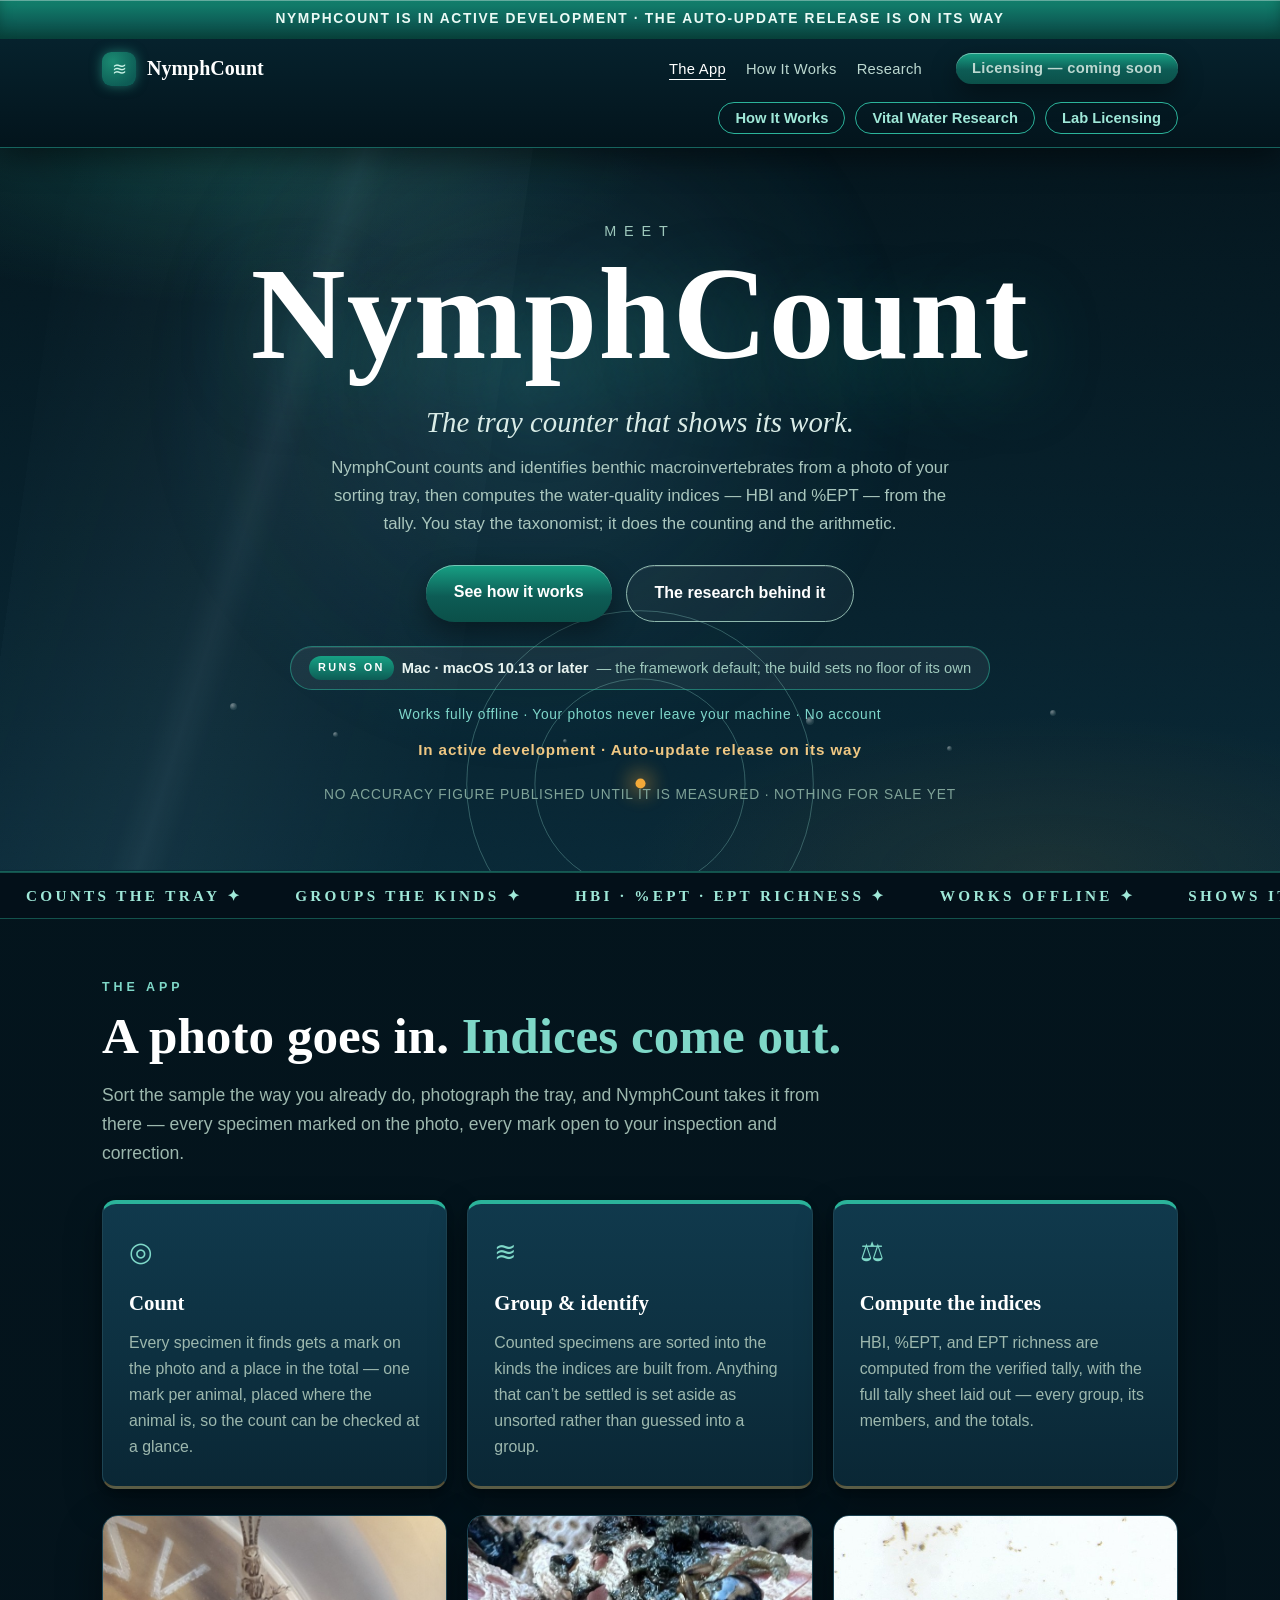
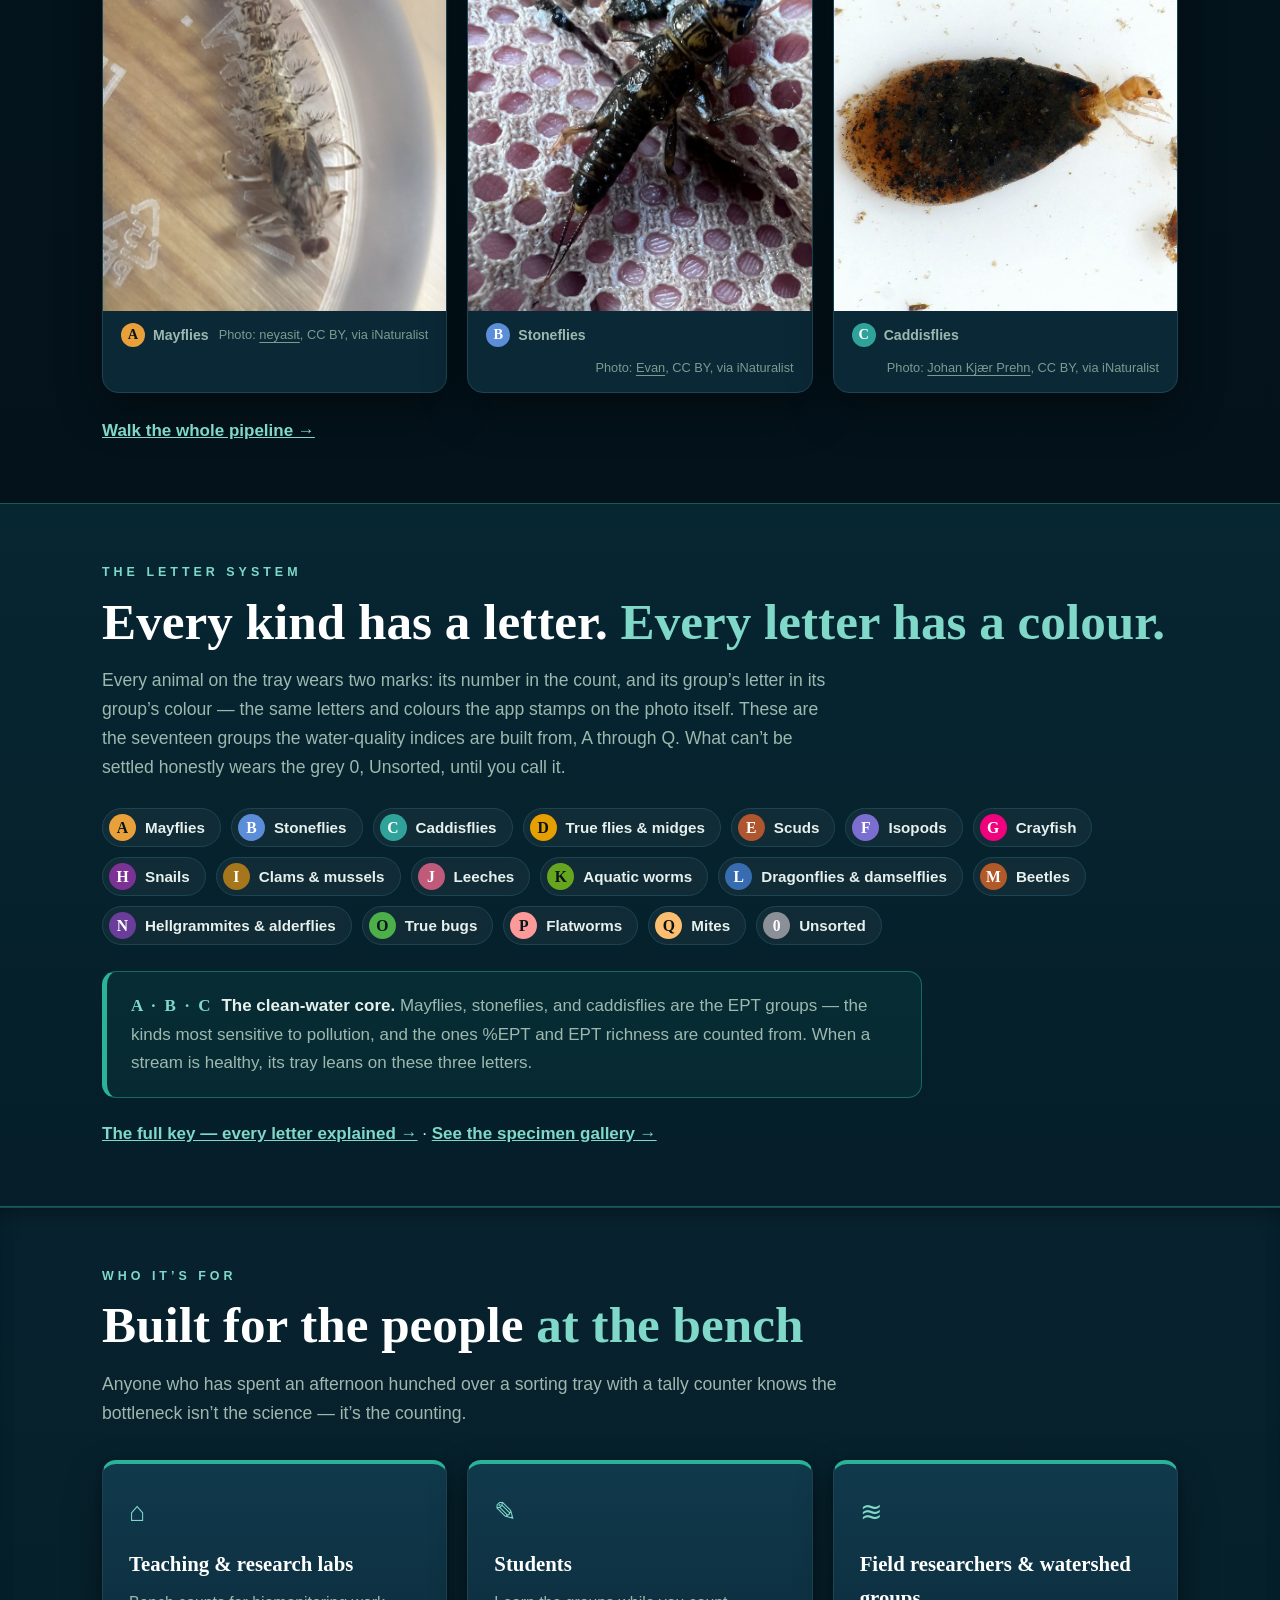
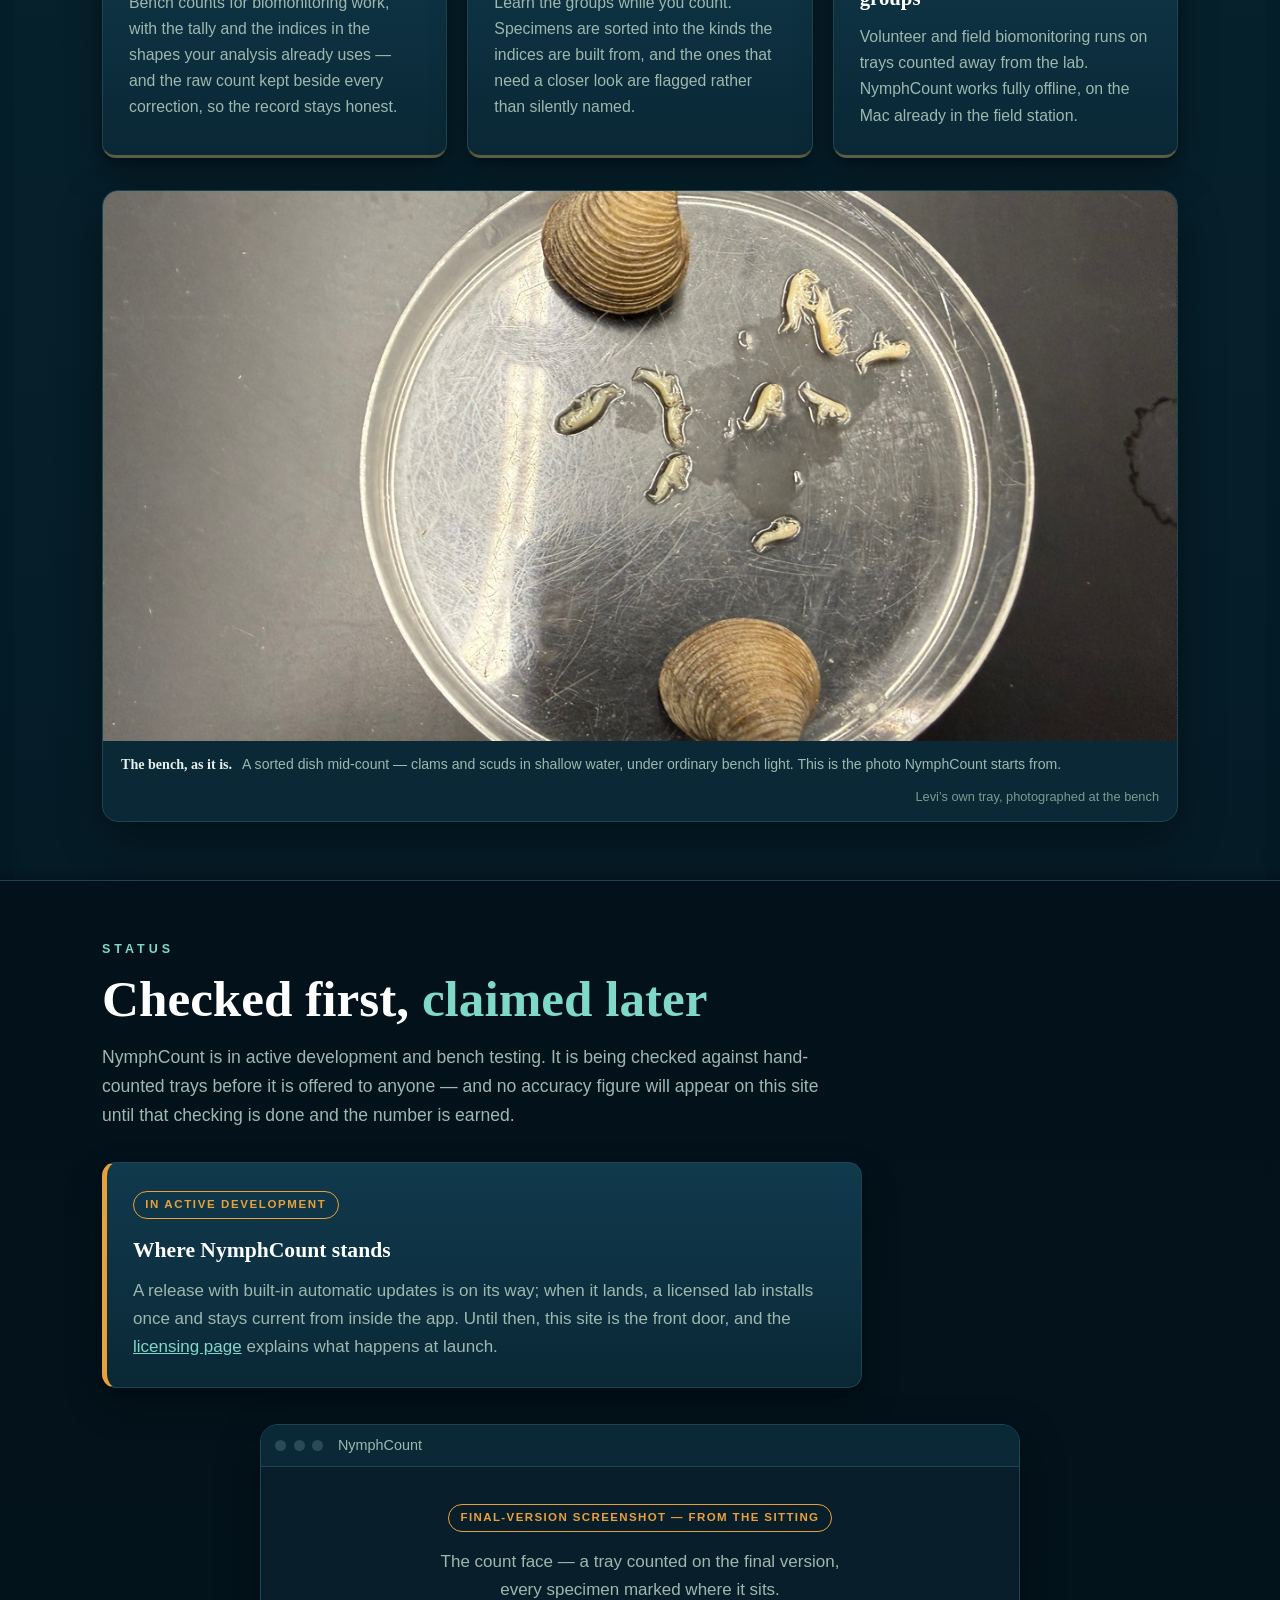
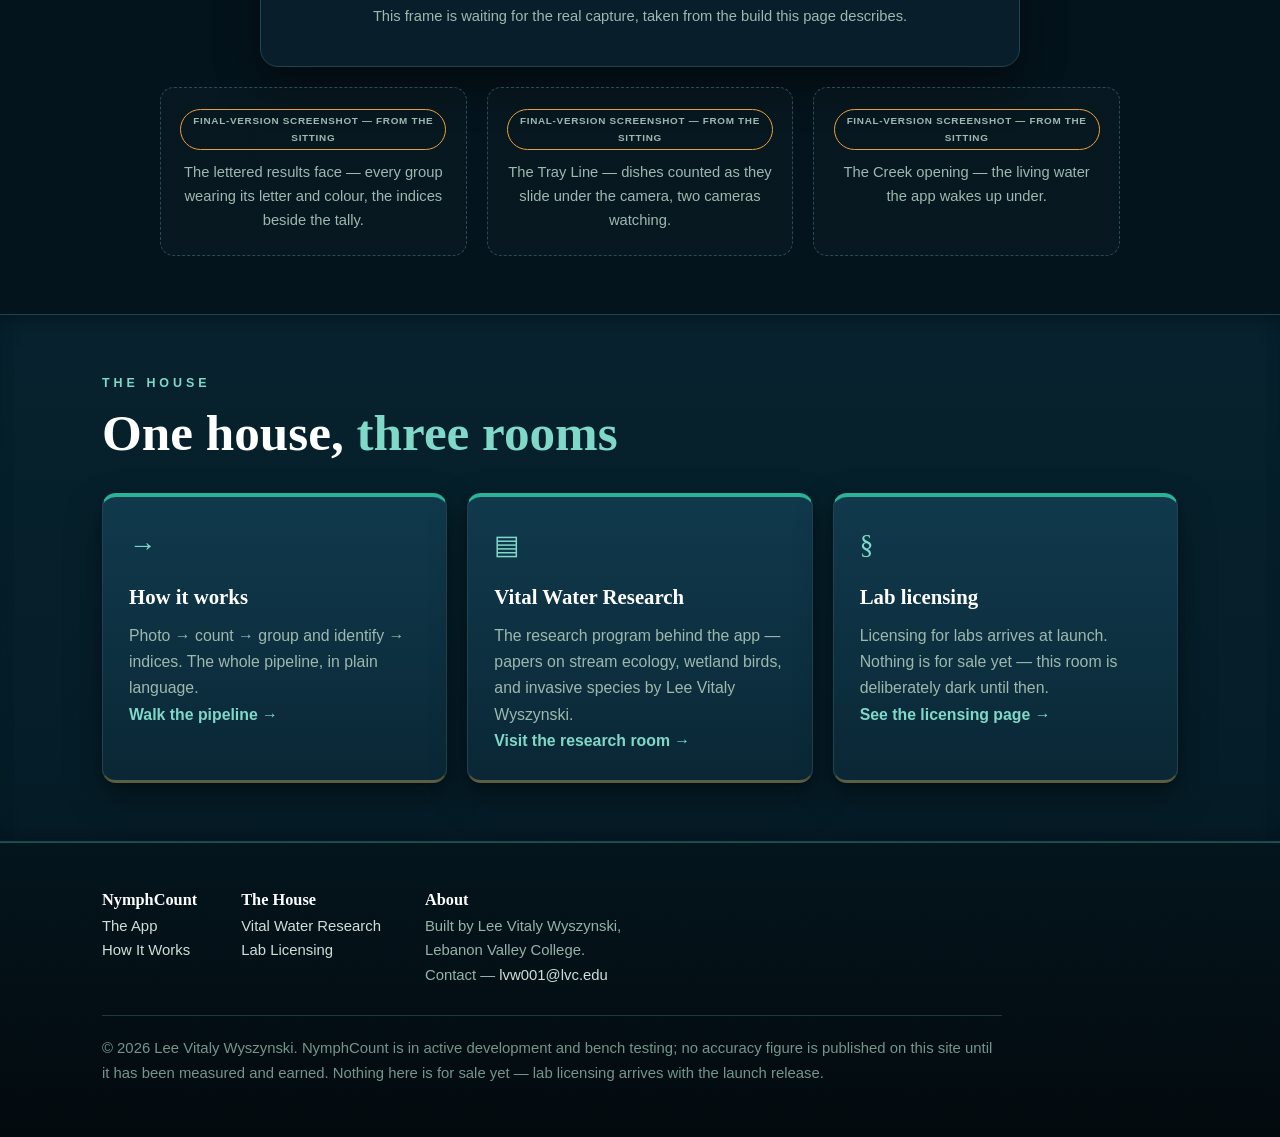
<file: index.html>
<!DOCTYPE html>
<html lang="en">
<head>
<meta charset="utf-8">
<meta name="viewport" content="width=device-width, initial-scale=1">
<title>NymphCount — the tray counter that shows its work</title>
<meta name="description" content="NymphCount counts and identifies benthic macroinvertebrates from a photo of your sorting tray, and computes HBI and %EPT from the tally. A Mac app for labs, students, and field researchers — in active development.">
<link rel="icon" type="image/png" sizes="64x64" href="favicon.png">
<link rel="icon" type="image/png" sizes="32x32" href="favicon-32.png">
<link rel="apple-touch-icon" href="apple-touch-icon.png">
<link rel="stylesheet" href="styles.css">
</head>
<body>
<div class="strip">NymphCount is in active development · The auto-update release is on its way</div>
<header class="site"><div class="wrap">
  <a class="brand" href="index.html"><span class="mark" aria-hidden="true">≋</span><b>NymphCount</b></a>
  <nav class="main">
    <a href="index.html" aria-current="page">The App</a>
    <a href="how-it-works.html">How It Works</a>
    <a href="research.html">Research</a>
    <a class="btn navcta" href="licensing.html">Licensing — coming soon</a>
  </nav>
  <nav class="shelf" aria-label="The rooms of this house"><a class="btn navthemes" href="how-it-works.html">How It Works</a><a class="btn navthemes" href="research.html">Vital Water Research</a><a class="btn navthemes" href="licensing.html">Lab Licensing</a></nav>
</div></header>

<div class="hero">
  <!-- The living creek — the same scene that opens the app. Rings,
       bubbles and drifting light, drawn in CSS; under Reduce Motion
       it rests as the still frame below. -->
  <div class="creek" aria-hidden="true">
    <div class="creek-light"></div>
    <div class="creek-shimmer"></div>
    <div class="creek-heart"></div>
    <span class="ripple" style="width:340px;height:340px"></span>
    <span class="ripple r2" style="width:340px;height:340px"></span>
    <span class="ripple r3" style="width:340px;height:340px"></span>
    <span class="ripple r4" style="width:340px;height:340px"></span>
    <span class="ripple r5" style="width:560px;height:560px"></span>
    <span class="ripple r6" style="width:560px;height:560px"></span>
    <span class="ripple r7" style="width:560px;height:560px"></span>
    <span class="ripple r8" style="width:560px;height:560px"></span>
    <span class="bubble" style="left:18%;top:88%;width:7px;height:7px"></span>
    <span class="bubble" style="left:26%;top:92%;width:5px;height:5px;animation-delay:-3s"></span>
    <span class="bubble" style="left:63%;top:90%;width:8px;height:8px;animation-delay:-5.5s"></span>
    <span class="bubble" style="left:74%;top:94%;width:5px;height:5px;animation-delay:-1.8s"></span>
    <span class="bubble" style="left:82%;top:89%;width:6px;height:6px;animation-delay:-7.2s"></span>
    <span class="bubble" style="left:44%;top:93%;width:4px;height:4px;animation-delay:-4.4s"></span>
  </div>
  <div class="wrap">
  <p class="over">Meet</p>
  <h1 class="giant">NymphCount</h1>
  <p class="tag">The tray counter that shows its work.</p>
  <p class="sub">NymphCount counts and identifies benthic macroinvertebrates from a photo of your sorting tray, then computes the water-quality indices — HBI and %EPT — from the tally. You stay the taxonomist; it does the counting and the arithmetic.</p>
  <div class="row">
    <a class="btn" href="how-it-works.html">See how it works</a>
    <a class="btn ghost" href="research.html">The research behind it</a>
  </div>
  <p class="req-badge"><span class="req-badge-label">Runs on</span> Mac · macOS 10.13 or later <span class="req-badge-note">— the framework default; the build sets no floor of its own</span></p>
  <p class="trust-line">Works fully offline · Your photos never leave your machine · No account</p>
  <p class="status-line">In active development · Auto-update release on its way</p>
  <p class="fine">NO ACCURACY FIGURE PUBLISHED UNTIL IT IS MEASURED · NOTHING FOR SALE YET</p>
  </div>
</div>

<div class="band" aria-hidden="true"><div class="band-track">
  <span>Counts the tray ✦</span><span>Groups the kinds ✦</span><span>HBI · %EPT · EPT richness ✦</span><span>Works offline ✦</span><span>Shows its work ✦</span><span>You stay the taxonomist ✦</span>
  <span>Counts the tray ✦</span><span>Groups the kinds ✦</span><span>HBI · %EPT · EPT richness ✦</span><span>Works offline ✦</span><span>Shows its work ✦</span><span>You stay the taxonomist ✦</span>
</div></div>

<section><div class="wrap">
  <p class="kicker">The App</p>
  <h2>A photo goes in. <span class="k">Indices come out.</span></h2>
  <p class="lede">Sort the sample the way you already do, photograph the tray, and NymphCount takes it from there — every specimen marked on the photo, every mark open to your inspection and correction.</p>
  <div class="grid">
    <div class="card"><span class="ic">◎</span><h3>Count</h3><p>Every specimen it finds gets a mark on the photo and a place in the total — one mark per animal, placed where the animal is, so the count can be checked at a glance.</p></div>
    <div class="card"><span class="ic">≋</span><h3>Group &amp; identify</h3><p>Counted specimens are sorted into the kinds the indices are built from. Anything that can&rsquo;t be settled is set aside as unsorted rather than guessed into a group.</p></div>
    <div class="card"><span class="ic">⚖</span><h3>Compute the indices</h3><p>HBI, %EPT, and EPT richness are computed from the verified tally, with the full tally sheet laid out — every group, its members, and the totals.</p></div>
  </div>

  <div class="specimens">
    <figure class="photo-fig">
      <img src="assets/mayfly-nymph.jpg" alt="A mayfly nymph in a dish, its feathery gills and three tails visible" loading="lazy">
      <figcaption><span class="spec-tag"><span class="badge A">A</span>Mayflies</span><span class="credit">Photo: <a href="https://www.inaturalist.org/observations/301707481">neyasit</a>, CC BY, via iNaturalist</span></figcaption>
    </figure>
    <figure class="photo-fig">
      <img src="assets/stonefly-nymph.jpg" alt="A stonefly nymph, wet from the creek, resting on a sampling net" loading="lazy">
      <figcaption><span class="spec-tag"><span class="badge B">B</span>Stoneflies</span><span class="credit">Photo: <a href="https://www.inaturalist.org/observations/405661702">Evan</a>, CC BY, via iNaturalist</span></figcaption>
    </figure>
    <figure class="photo-fig">
      <img src="assets/caddis-larva.jpg" alt="A caddisfly larva half out of the case it built" loading="lazy">
      <figcaption><span class="spec-tag"><span class="badge C">C</span>Caddisflies</span><span class="credit">Photo: <a href="https://www.inaturalist.org/observations/150243075">Johan Kjær Prehn</a>, CC BY, via iNaturalist</span></figcaption>
    </figure>
  </div>

  <p class="links" style="margin-top:24px"><a href="how-it-works.html">Walk the whole pipeline →</a></p>
</div></section>

<section class="letterband"><div class="wrap">
  <p class="kicker">The letter system</p>
  <h2>Every kind has a letter. <span class="k">Every letter has a colour.</span></h2>
  <p class="lede">Every animal on the tray wears two marks: its number in the count, and its group&rsquo;s letter in its group&rsquo;s colour — the same letters and colours the app stamps on the photo itself. These are the seventeen groups the water-quality indices are built from, A through Q. What can&rsquo;t be settled honestly wears the grey 0, Unsorted, until you call it.</p>
  <div class="kind-chips" aria-label="All seventeen groups, by their letters">
    <span class="chip"><span class="badge A">A</span>Mayflies</span>
    <span class="chip"><span class="badge B">B</span>Stoneflies</span>
    <span class="chip"><span class="badge C">C</span>Caddisflies</span>
    <span class="chip"><span class="badge D">D</span>True flies &amp; midges</span>
    <span class="chip"><span class="badge E">E</span>Scuds</span>
    <span class="chip"><span class="badge F">F</span>Isopods</span>
    <span class="chip"><span class="badge G">G</span>Crayfish</span>
    <span class="chip"><span class="badge H">H</span>Snails</span>
    <span class="chip"><span class="badge I">I</span>Clams &amp; mussels</span>
    <span class="chip"><span class="badge J">J</span>Leeches</span>
    <span class="chip"><span class="badge K">K</span>Aquatic worms</span>
    <span class="chip"><span class="badge L">L</span>Dragonflies &amp; damselflies</span>
    <span class="chip"><span class="badge M">M</span>Beetles</span>
    <span class="chip"><span class="badge N">N</span>Hellgrammites &amp; alderflies</span>
    <span class="chip"><span class="badge O">O</span>True bugs</span>
    <span class="chip"><span class="badge P">P</span>Flatworms</span>
    <span class="chip"><span class="badge Q">Q</span>Mites</span>
    <span class="chip"><span class="badge U">0</span>Unsorted</span>
  </div>
  <div class="ept-callout">
    <p><span class="ept-letters">A · B · C</span>&ensp;<b>The clean-water core.</b> Mayflies, stoneflies, and caddisflies are the EPT groups — the kinds most sensitive to pollution, and the ones %EPT and EPT richness are counted from. When a stream is healthy, its tray leans on these three letters.</p>
  </div>
  <p class="links" style="margin-top:22px"><a href="how-it-works.html#letters">The full key — every letter explained →</a> · <a href="how-it-works.html#gallery">See the specimen gallery →</a></p>
</div></section>

<section class="alt"><div class="wrap">
  <p class="kicker">Who it&rsquo;s for</p>
  <h2>Built for the people <span class="k">at the bench</span></h2>
  <p class="lede">Anyone who has spent an afternoon hunched over a sorting tray with a tally counter knows the bottleneck isn&rsquo;t the science — it&rsquo;s the counting.</p>
  <div class="grid">
    <div class="card"><span class="ic">⌂</span><h3>Teaching &amp; research labs</h3><p>Bench counts for biomonitoring work, with the tally and the indices in the shapes your analysis already uses — and the raw count kept beside every correction, so the record stays honest.</p></div>
    <div class="card"><span class="ic">✎</span><h3>Students</h3><p>Learn the groups while you count. Specimens are sorted into the kinds the indices are built from, and the ones that need a closer look are flagged rather than silently named.</p></div>
    <div class="card"><span class="ic">≋</span><h3>Field researchers &amp; watershed groups</h3><p>Volunteer and field biomonitoring runs on trays counted away from the lab. NymphCount works fully offline, on the Mac already in the field station.</p></div>
  </div>
  <figure class="photo-fig wide">
    <img src="assets/bench-tray.jpg" alt="A real sorting dish on the bench: two clams and a scatter of scuds in shallow water">
    <figcaption><b>The bench, as it is.</b> A sorted dish mid-count — clams and scuds in shallow water, under ordinary bench light. This is the photo NymphCount starts from.<span class="credit">Levi&rsquo;s own tray, photographed at the bench</span></figcaption>
  </figure>
</div></section>

<section><div class="wrap">
  <p class="kicker">Status</p>
  <h2>Checked first, <span class="k">claimed later</span></h2>
  <p class="lede">NymphCount is in active development and bench testing. It is being checked against hand-counted trays before it is offered to anyone — and no accuracy figure will appear on this site until that checking is done and the number is earned.</p>
  <div class="status-panel">
    <span class="status-tag">In active development</span>
    <h3>Where NymphCount stands</h3>
    <p>A release with built-in automatic updates is on its way; when it lands, a licensed lab installs once and stays current from inside the app. Until then, this site is the front door, and the <a href="licensing.html">licensing page</a> explains what happens at launch.</p>
  </div>
  <!-- SCREENSHOT SLOTS: empty of imagery until the sitting. Real
       captures from the FINAL version land here — never synthetic,
       never old-version shots. Each slot names the shot it waits for,
       and the section reads complete without them. -->
  <figure class="app-frame" aria-label="Slot waiting for a final-version screenshot of the count face">
    <div class="app-frame-bar"><span></span><span></span><span></span><em>NymphCount</em></div>
    <div class="app-frame-body">
      <p class="slot-tag">Final-version screenshot — from the sitting</p>
      <p class="slot-text">The count face — a tray counted on the final version,<br>every specimen marked where it sits.</p>
      <p class="slot-text small">This frame is waiting for the real capture, taken from the build this page describes.</p>
    </div>
  </figure>
  <div class="slot-grid">
    <div class="mini-slot">
      <p class="slot-tag">Final-version screenshot — from the sitting</p>
      <p>The lettered results face — every group wearing its letter and colour, the indices beside the tally.</p>
    </div>
    <div class="mini-slot">
      <p class="slot-tag">Final-version screenshot — from the sitting</p>
      <p>The Tray Line — dishes counted as they slide under the camera, two cameras watching.</p>
    </div>
    <div class="mini-slot">
      <p class="slot-tag">Final-version screenshot — from the sitting</p>
      <p>The Creek opening — the living water the app wakes up under.</p>
    </div>
  </div>
</div></section>

<section class="alt"><div class="wrap">
  <p class="kicker">The House</p>
  <h2>One house, <span class="k">three rooms</span></h2>
  <div class="grid">
    <div class="card"><span class="ic">→</span><h3>How it works</h3><p>Photo → count → group and identify → indices. The whole pipeline, in plain language.</p><p><a class="more" href="how-it-works.html">Walk the pipeline →</a></p></div>
    <div class="card"><span class="ic">▤</span><h3>Vital Water Research</h3><p>The research program behind the app — papers on stream ecology, wetland birds, and invasive species by Lee Vitaly Wyszynski.</p><p><a class="more" href="research.html">Visit the research room →</a></p></div>
    <div class="card"><span class="ic">§</span><h3>Lab licensing</h3><p>Licensing for labs arrives at launch. Nothing is for sale yet — this room is deliberately dark until then.</p><p><a class="more" href="licensing.html">See the licensing page →</a></p></div>
  </div>
</div></section>

<footer class="site"><div class="wrap">
  <div class="cols">
    <div><b>NymphCount</b><br><a href="index.html">The App</a><br><a href="how-it-works.html">How It Works</a></div>
    <div><b>The House</b><br><a href="research.html">Vital Water Research</a><br><a href="licensing.html">Lab Licensing</a></div>
    <div><b>About</b><br>Built by Lee Vitaly Wyszynski,<br>Lebanon Valley College.<br>Contact — <a class="contact-email" href="#">email</a></div>
  </div>
  <p class="fineprint">© 2026 Lee Vitaly Wyszynski. NymphCount is in active development and bench testing; no accuracy figure is published on this site until it has been measured and earned. Nothing here is for sale yet — lab licensing arrives with the launch release.</p>
</div></footer>
<script src="site-config.js" defer></script>
</body>
</html>
</file>
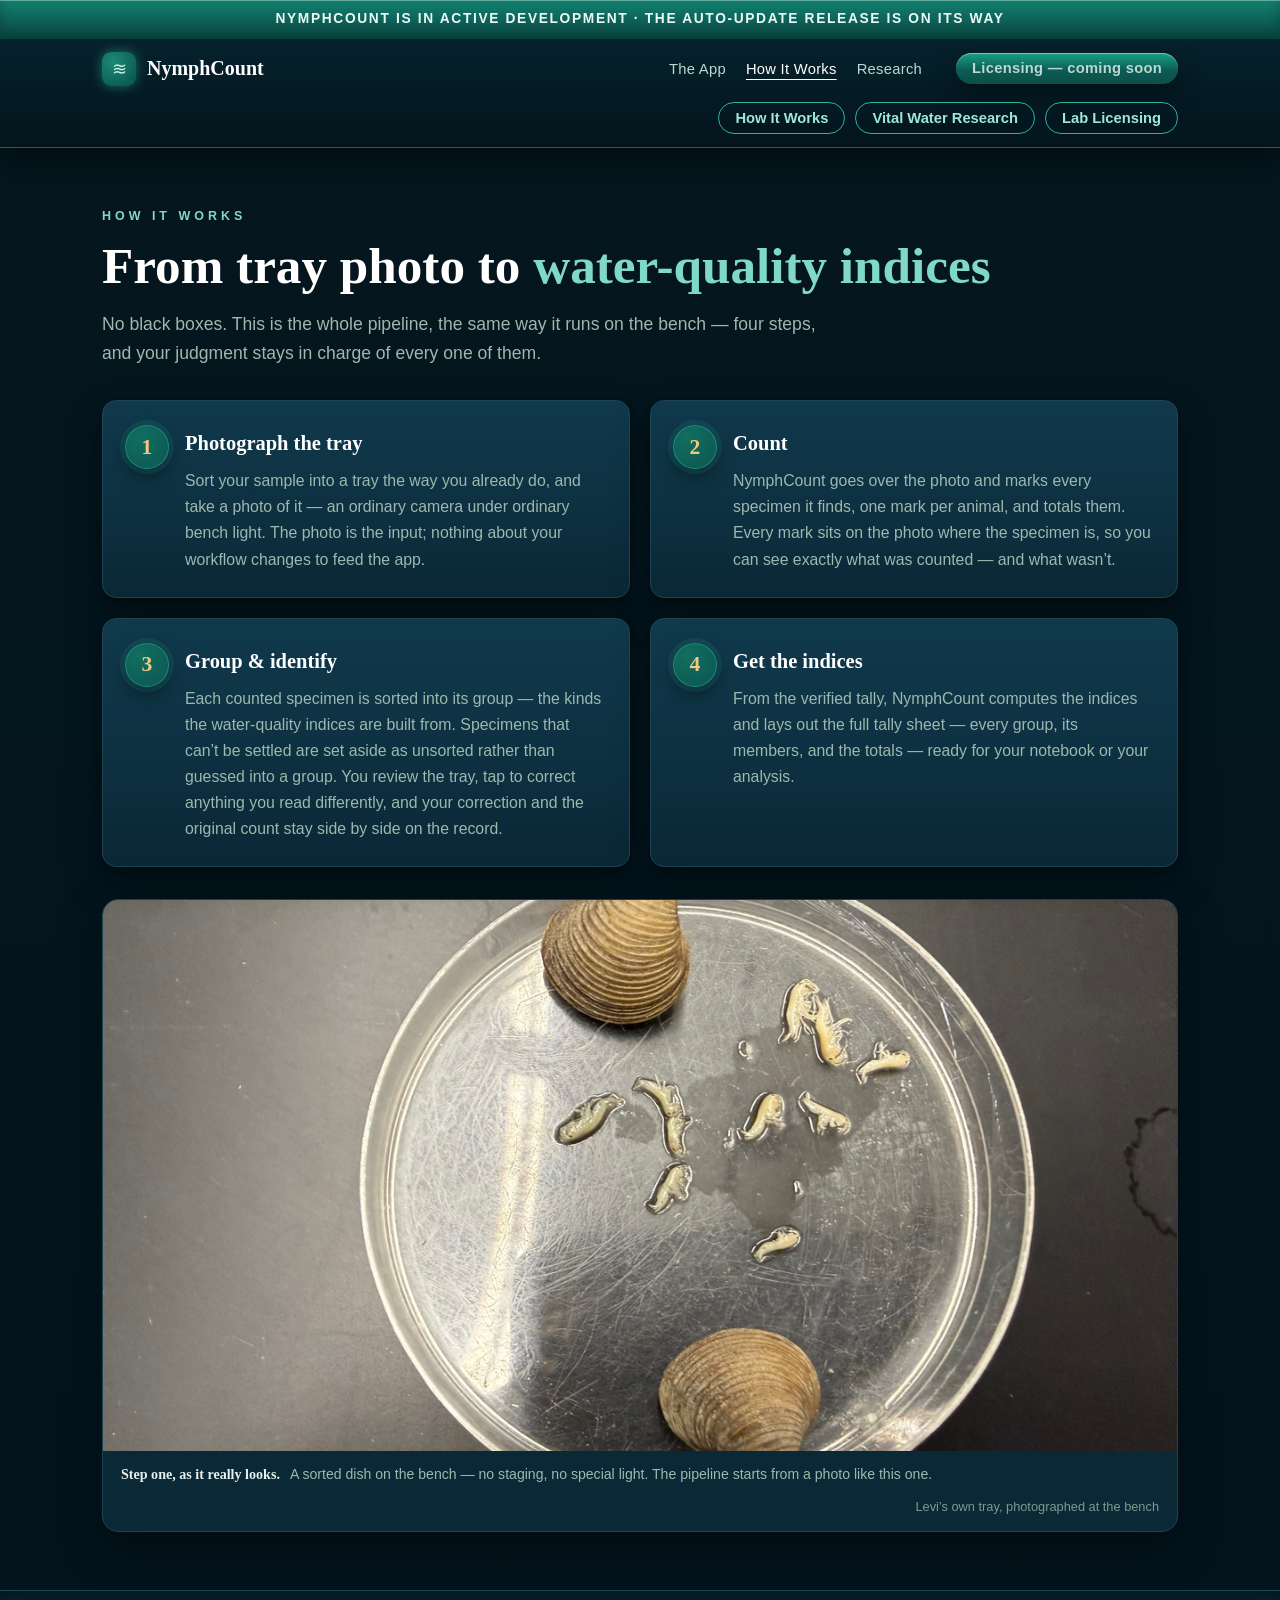
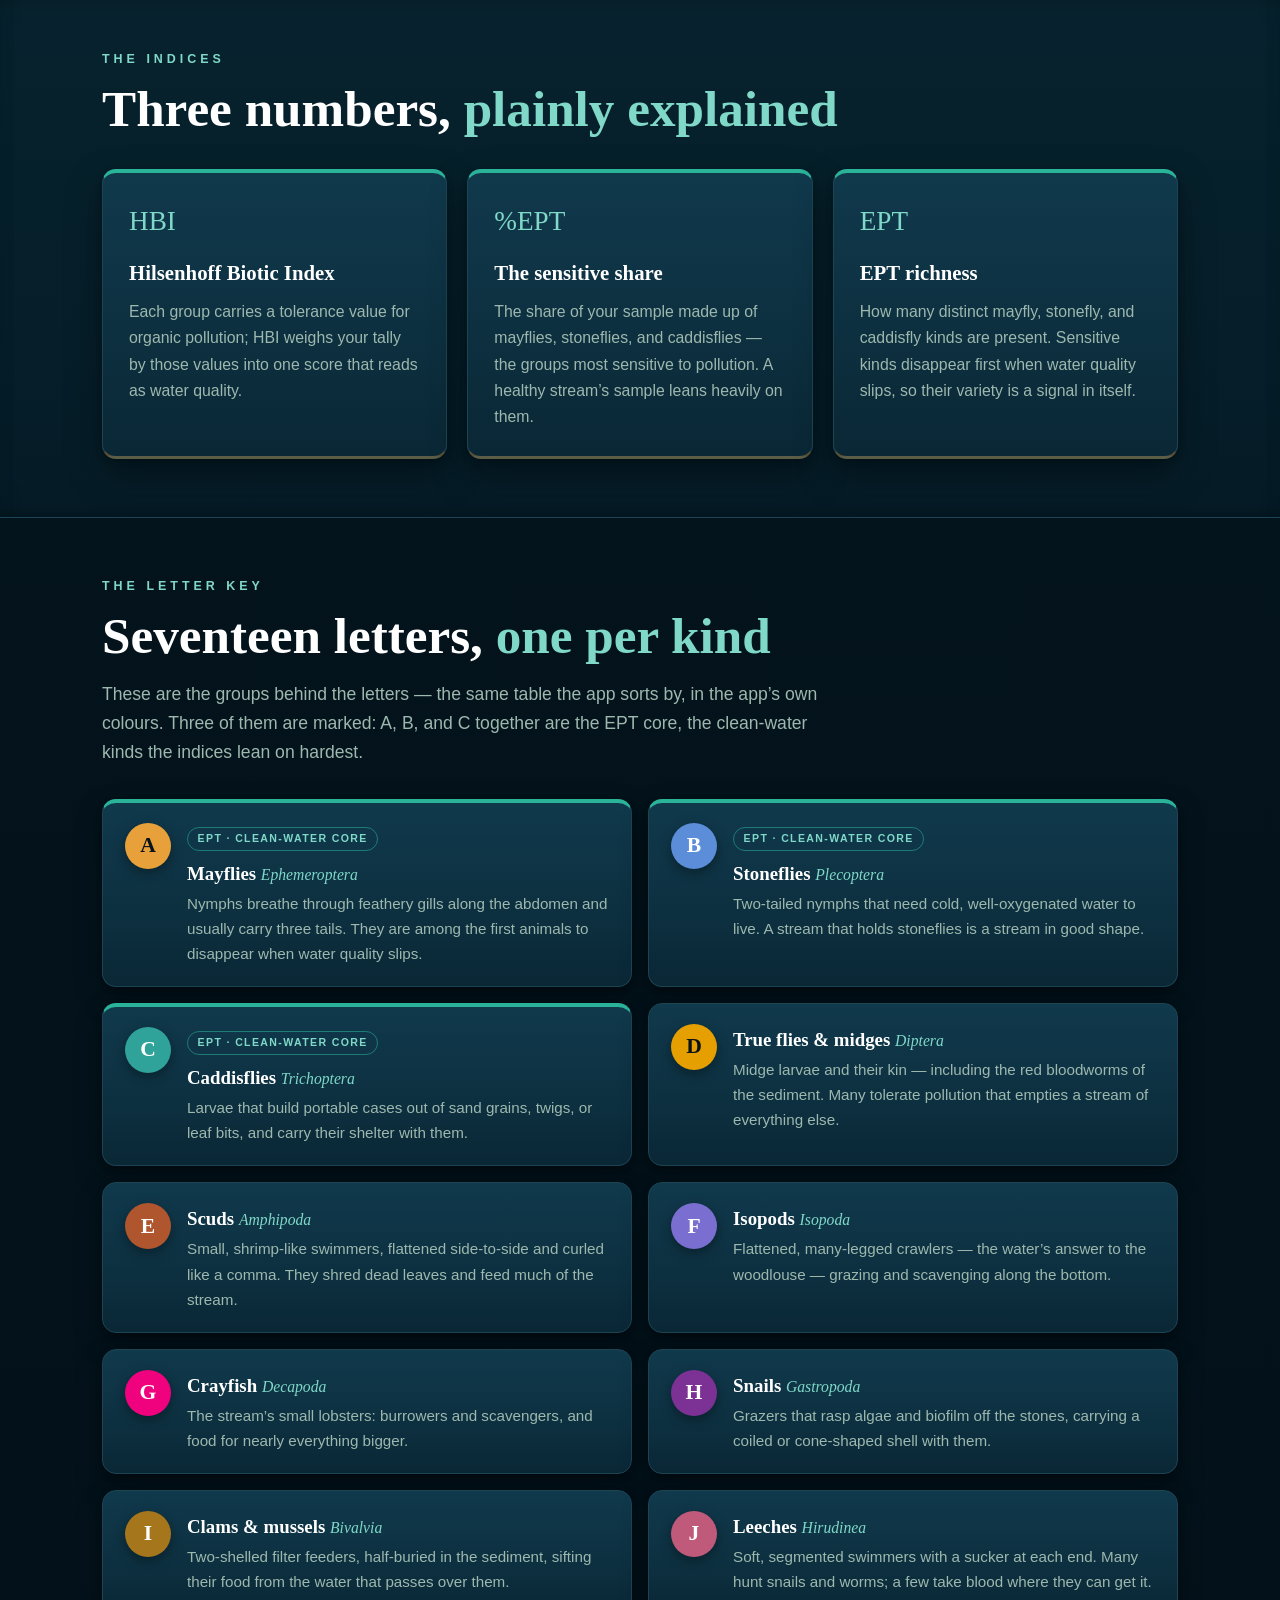
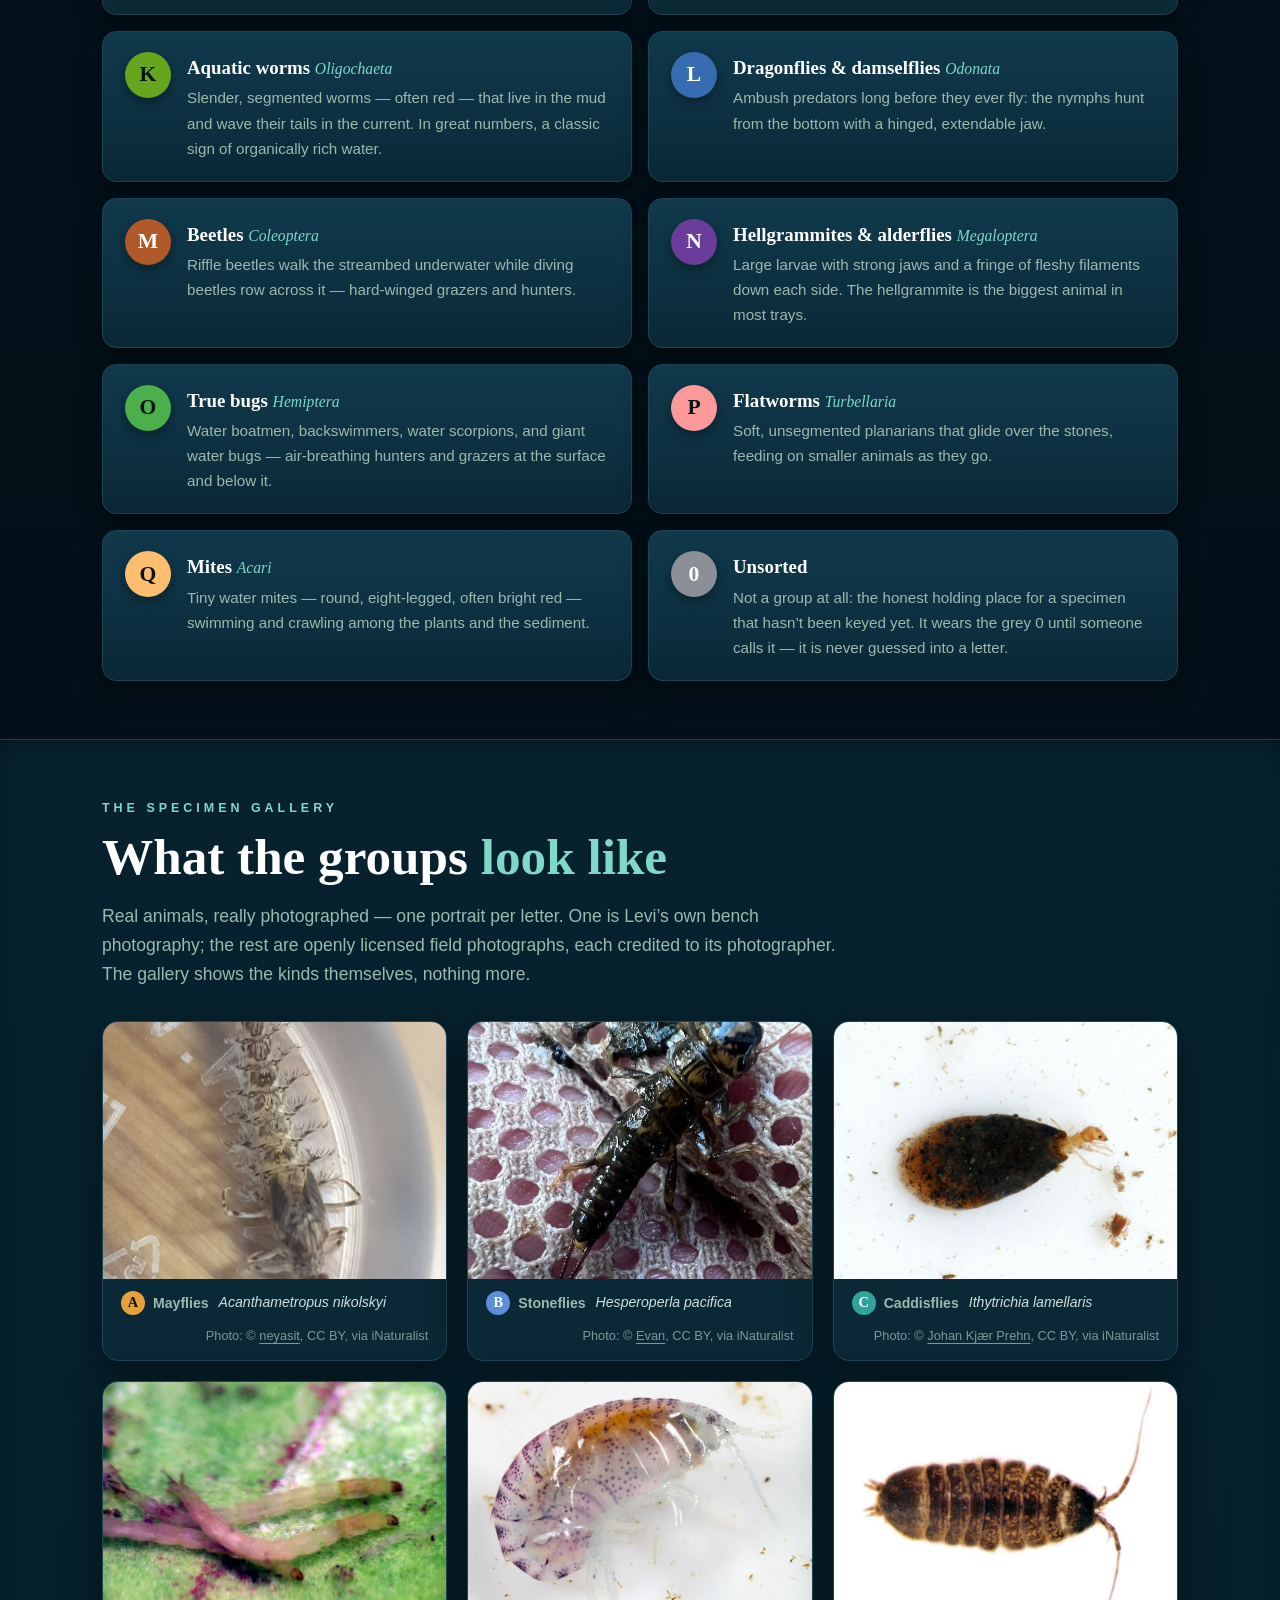
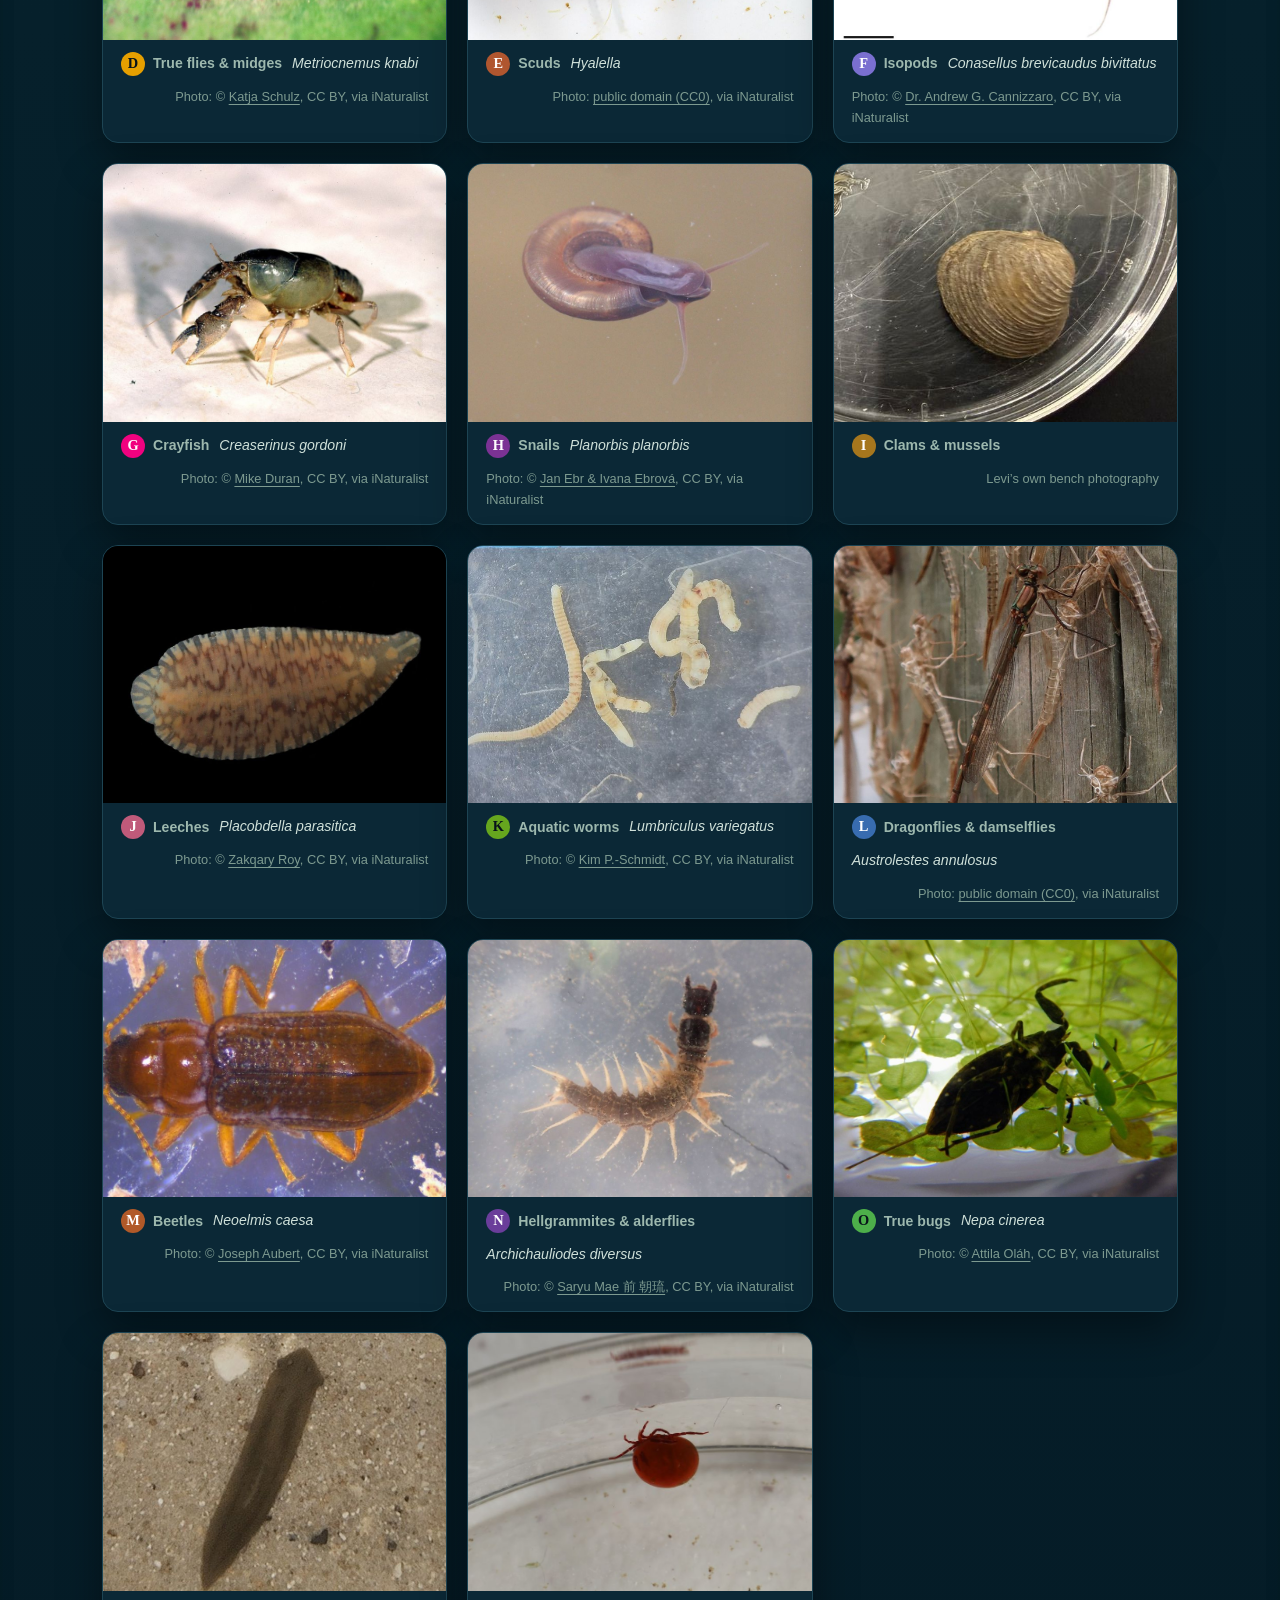
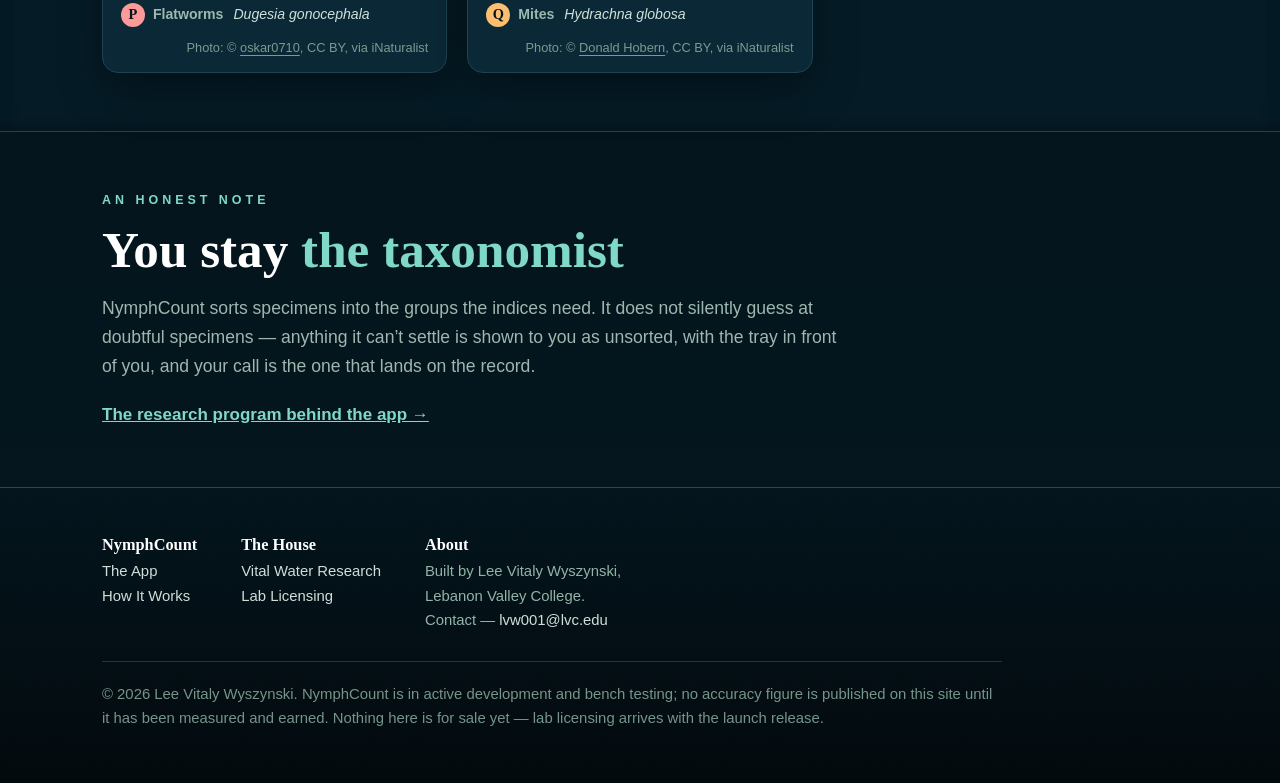
<file: how-it-works.html>
<!DOCTYPE html>
<html lang="en">
<head>
<meta charset="utf-8">
<meta name="viewport" content="width=device-width, initial-scale=1">
<title>How It Works — NymphCount</title>
<meta name="description" content="How NymphCount works: photograph the tray, count the specimens, group and identify them, and compute HBI, %EPT, and EPT richness — in plain language.">
<link rel="icon" type="image/png" sizes="64x64" href="favicon.png">
<link rel="icon" type="image/png" sizes="32x32" href="favicon-32.png">
<link rel="apple-touch-icon" href="apple-touch-icon.png">
<link rel="stylesheet" href="styles.css">
</head>
<body>
<div class="strip">NymphCount is in active development · The auto-update release is on its way</div>
<header class="site"><div class="wrap">
  <a class="brand" href="index.html"><span class="mark" aria-hidden="true">≋</span><b>NymphCount</b></a>
  <nav class="main">
    <a href="index.html">The App</a>
    <a href="how-it-works.html" aria-current="page">How It Works</a>
    <a href="research.html">Research</a>
    <a class="btn navcta" href="licensing.html">Licensing — coming soon</a>
  </nav>
  <nav class="shelf" aria-label="The rooms of this house"><a class="btn navthemes" href="how-it-works.html">How It Works</a><a class="btn navthemes" href="research.html">Vital Water Research</a><a class="btn navthemes" href="licensing.html">Lab Licensing</a></nav>
</div></header>

<section><div class="wrap">
  <p class="kicker">How it works</p>
  <h1 class="page-title">From tray photo to <span class="k">water-quality indices</span></h1>
  <p class="lede">No black boxes. This is the whole pipeline, the same way it runs on the bench — four steps, and your judgment stays in charge of every one of them.</p>
  <div class="steps">
    <div class="step"><span class="num">1</span><h3>Photograph the tray</h3><p>Sort your sample into a tray the way you already do, and take a photo of it — an ordinary camera under ordinary bench light. The photo is the input; nothing about your workflow changes to feed the app.</p></div>
    <div class="step"><span class="num">2</span><h3>Count</h3><p>NymphCount goes over the photo and marks every specimen it finds, one mark per animal, and totals them. Every mark sits on the photo where the specimen is, so you can see exactly what was counted — and what wasn&rsquo;t.</p></div>
    <div class="step"><span class="num">3</span><h3>Group &amp; identify</h3><p>Each counted specimen is sorted into its group — the kinds the water-quality indices are built from. Specimens that can&rsquo;t be settled are set aside as unsorted rather than guessed into a group. You review the tray, tap to correct anything you read differently, and your correction and the original count stay side by side on the record.</p></div>
    <div class="step"><span class="num">4</span><h3>Get the indices</h3><p>From the verified tally, NymphCount computes the indices and lays out the full tally sheet — every group, its members, and the totals — ready for your notebook or your analysis.</p></div>
  </div>
  <figure class="photo-fig wide">
    <img src="assets/bench-tray.jpg" alt="A real sorting dish on the bench: two clams and a scatter of scuds in shallow water" loading="lazy">
    <figcaption><b>Step one, as it really looks.</b> A sorted dish on the bench — no staging, no special light. The pipeline starts from a photo like this one.<span class="credit">Levi&rsquo;s own tray, photographed at the bench</span></figcaption>
  </figure>
</div></section>

<section class="alt"><div class="wrap">
  <p class="kicker">The indices</p>
  <h2>Three numbers, <span class="k">plainly explained</span></h2>
  <div class="grid">
    <div class="card"><span class="ic">HBI</span><h3>Hilsenhoff Biotic Index</h3><p>Each group carries a tolerance value for organic pollution; HBI weighs your tally by those values into one score that reads as water quality.</p></div>
    <div class="card"><span class="ic">%EPT</span><h3>The sensitive share</h3><p>The share of your sample made up of mayflies, stoneflies, and caddisflies — the groups most sensitive to pollution. A healthy stream&rsquo;s sample leans heavily on them.</p></div>
    <div class="card"><span class="ic">EPT</span><h3>EPT richness</h3><p>How many distinct mayfly, stonefly, and caddisfly kinds are present. Sensitive kinds disappear first when water quality slips, so their variety is a signal in itself.</p></div>
  </div>
</div></section>

<section id="letters"><div class="wrap">
  <p class="kicker">The letter key</p>
  <h2>Seventeen letters, <span class="k">one per kind</span></h2>
  <p class="lede">These are the groups behind the letters — the same table the app sorts by, in the app&rsquo;s own colours. Three of them are marked: A, B, and C together are the EPT core, the clean-water kinds the indices lean on hardest.</p>
  <div class="key-grid">
    <div class="key-card ept"><span class="badge A">A</span><div><span class="ept-tag">EPT · clean-water core</span><h3>Mayflies <span class="latin">Ephemeroptera</span></h3><p>Nymphs breathe through feathery gills along the abdomen and usually carry three tails. They are among the first animals to disappear when water quality slips.</p></div></div>
    <div class="key-card ept"><span class="badge B">B</span><div><span class="ept-tag">EPT · clean-water core</span><h3>Stoneflies <span class="latin">Plecoptera</span></h3><p>Two-tailed nymphs that need cold, well-oxygenated water to live. A stream that holds stoneflies is a stream in good shape.</p></div></div>
    <div class="key-card ept"><span class="badge C">C</span><div><span class="ept-tag">EPT · clean-water core</span><h3>Caddisflies <span class="latin">Trichoptera</span></h3><p>Larvae that build portable cases out of sand grains, twigs, or leaf bits, and carry their shelter with them.</p></div></div>
    <div class="key-card"><span class="badge D">D</span><div><h3>True flies &amp; midges <span class="latin">Diptera</span></h3><p>Midge larvae and their kin — including the red bloodworms of the sediment. Many tolerate pollution that empties a stream of everything else.</p></div></div>
    <div class="key-card"><span class="badge E">E</span><div><h3>Scuds <span class="latin">Amphipoda</span></h3><p>Small, shrimp-like swimmers, flattened side-to-side and curled like a comma. They shred dead leaves and feed much of the stream.</p></div></div>
    <div class="key-card"><span class="badge F">F</span><div><h3>Isopods <span class="latin">Isopoda</span></h3><p>Flattened, many-legged crawlers — the water&rsquo;s answer to the woodlouse — grazing and scavenging along the bottom.</p></div></div>
    <div class="key-card"><span class="badge G">G</span><div><h3>Crayfish <span class="latin">Decapoda</span></h3><p>The stream&rsquo;s small lobsters: burrowers and scavengers, and food for nearly everything bigger.</p></div></div>
    <div class="key-card"><span class="badge H">H</span><div><h3>Snails <span class="latin">Gastropoda</span></h3><p>Grazers that rasp algae and biofilm off the stones, carrying a coiled or cone-shaped shell with them.</p></div></div>
    <div class="key-card"><span class="badge I">I</span><div><h3>Clams &amp; mussels <span class="latin">Bivalvia</span></h3><p>Two-shelled filter feeders, half-buried in the sediment, sifting their food from the water that passes over them.</p></div></div>
    <div class="key-card"><span class="badge J">J</span><div><h3>Leeches <span class="latin">Hirudinea</span></h3><p>Soft, segmented swimmers with a sucker at each end. Many hunt snails and worms; a few take blood where they can get it.</p></div></div>
    <div class="key-card"><span class="badge K">K</span><div><h3>Aquatic worms <span class="latin">Oligochaeta</span></h3><p>Slender, segmented worms — often red — that live in the mud and wave their tails in the current. In great numbers, a classic sign of organically rich water.</p></div></div>
    <div class="key-card"><span class="badge L">L</span><div><h3>Dragonflies &amp; damselflies <span class="latin">Odonata</span></h3><p>Ambush predators long before they ever fly: the nymphs hunt from the bottom with a hinged, extendable jaw.</p></div></div>
    <div class="key-card"><span class="badge M">M</span><div><h3>Beetles <span class="latin">Coleoptera</span></h3><p>Riffle beetles walk the streambed underwater while diving beetles row across it — hard-winged grazers and hunters.</p></div></div>
    <div class="key-card"><span class="badge N">N</span><div><h3>Hellgrammites &amp; alderflies <span class="latin">Megaloptera</span></h3><p>Large larvae with strong jaws and a fringe of fleshy filaments down each side. The hellgrammite is the biggest animal in most trays.</p></div></div>
    <div class="key-card"><span class="badge O">O</span><div><h3>True bugs <span class="latin">Hemiptera</span></h3><p>Water boatmen, backswimmers, water scorpions, and giant water bugs — air-breathing hunters and grazers at the surface and below it.</p></div></div>
    <div class="key-card"><span class="badge P">P</span><div><h3>Flatworms <span class="latin">Turbellaria</span></h3><p>Soft, unsegmented planarians that glide over the stones, feeding on smaller animals as they go.</p></div></div>
    <div class="key-card"><span class="badge Q">Q</span><div><h3>Mites <span class="latin">Acari</span></h3><p>Tiny water mites — round, eight-legged, often bright red — swimming and crawling among the plants and the sediment.</p></div></div>
    <div class="key-card"><span class="badge U">0</span><div><h3>Unsorted</h3><p>Not a group at all: the honest holding place for a specimen that hasn&rsquo;t been keyed yet. It wears the grey 0 until someone calls it — it is never guessed into a letter.</p></div></div>
  </div>
</div></section>

<section class="alt" id="gallery"><div class="wrap">
  <p class="kicker">The specimen gallery</p>
  <h2>What the groups <span class="k">look like</span></h2>
  <p class="lede">Real animals, really photographed — one portrait per letter. One is Levi&rsquo;s own bench photography; the rest are openly licensed field photographs, each credited to its photographer. The gallery shows the kinds themselves, nothing more.</p>
  <div class="gallery">
    <figure class="photo-fig">
      <img src="assets/gallery/gallery-a.jpg" alt="A mayfly nymph in a dish, its feathery gills and three tails visible" loading="lazy">
      <figcaption><span class="spec-tag"><span class="badge A">A</span>Mayflies</span><span class="taxon">Acanthametropus nikolskyi</span><span class="credit">Photo: © <a href="https://www.inaturalist.org/observations/301707481">neyasit</a>, CC BY, via iNaturalist</span></figcaption>
    </figure>
    <figure class="photo-fig">
      <img src="assets/gallery/gallery-b.jpg" alt="A stonefly nymph, wet from the creek, resting on a sampling net" loading="lazy">
      <figcaption><span class="spec-tag"><span class="badge B">B</span>Stoneflies</span><span class="taxon">Hesperoperla pacifica</span><span class="credit">Photo: © <a href="https://www.inaturalist.org/observations/405661702">Evan</a>, CC BY, via iNaturalist</span></figcaption>
    </figure>
    <figure class="photo-fig">
      <img src="assets/gallery/gallery-c.jpg" alt="A caddisfly larva half out of the case it built" loading="lazy">
      <figcaption><span class="spec-tag"><span class="badge C">C</span>Caddisflies</span><span class="taxon">Ithytrichia lamellaris</span><span class="credit">Photo: © <a href="https://www.inaturalist.org/observations/150243075">Johan Kjær Prehn</a>, CC BY, via iNaturalist</span></figcaption>
    </figure>
    <figure class="photo-fig">
      <img src="assets/gallery/gallery-d.jpg" alt="Pink midge larvae lying on a green leaf surface" loading="lazy">
      <figcaption><span class="spec-tag"><span class="badge D">D</span>True flies &amp; midges</span><span class="taxon">Metriocnemus knabi</span><span class="credit">Photo: © <a href="https://www.inaturalist.org/observations/8663345">Katja Schulz</a>, CC BY, via iNaturalist</span></figcaption>
    </figure>
    <figure class="photo-fig">
      <img src="assets/gallery/gallery-e.jpg" alt="A scud curled in side view, speckled and translucent" loading="lazy">
      <figcaption><span class="spec-tag"><span class="badge E">E</span>Scuds</span><span class="taxon">Hyalella</span><span class="credit">Photo: <a href="https://www.inaturalist.org/observations/60462952">public domain (CC0)</a>, via iNaturalist</span></figcaption>
    </figure>
    <figure class="photo-fig">
      <img src="assets/gallery/gallery-f.jpg" alt="An aquatic isopod from above, its segmented back plates clearly showing" loading="lazy">
      <figcaption><span class="spec-tag"><span class="badge F">F</span>Isopods</span><span class="taxon">Conasellus brevicaudus bivittatus</span><span class="credit">Photo: © <a href="https://www.inaturalist.org/observations/168723735">Dr. Andrew G. Cannizzaro</a>, CC BY, via iNaturalist</span></figcaption>
    </figure>
    <figure class="photo-fig">
      <img src="assets/gallery/gallery-g.jpg" alt="A crayfish on a pale surface, claws forward" loading="lazy">
      <figcaption><span class="spec-tag"><span class="badge G">G</span>Crayfish</span><span class="taxon">Creaserinus gordoni</span><span class="credit">Photo: © <a href="https://www.inaturalist.org/observations/12054689">Mike Duran</a>, CC BY, via iNaturalist</span></figcaption>
    </figure>
    <figure class="photo-fig">
      <img src="assets/gallery/gallery-h.jpg" alt="A ramshorn snail at the surface film, its flat spiral shell showing" loading="lazy">
      <figcaption><span class="spec-tag"><span class="badge H">H</span>Snails</span><span class="taxon">Planorbis planorbis</span><span class="credit">Photo: © <a href="https://www.inaturalist.org/observations/75198167">Jan Ebr &amp; Ivana Ebrová</a>, CC BY, via iNaturalist</span></figcaption>
    </figure>
    <figure class="photo-fig">
      <img src="assets/gallery/gallery-i.jpg" alt="A clam in a petri dish on the bench, its ridged shell closed" loading="lazy">
      <figcaption><span class="spec-tag"><span class="badge I">I</span>Clams &amp; mussels</span><span class="credit">Levi&rsquo;s own bench photography</span></figcaption>
    </figure>
    <figure class="photo-fig">
      <img src="assets/gallery/gallery-j.jpg" alt="A leech with a mottled, patterned back, stretched out flat" loading="lazy">
      <figcaption><span class="spec-tag"><span class="badge J">J</span>Leeches</span><span class="taxon">Placobdella parasitica</span><span class="credit">Photo: © <a href="https://www.inaturalist.org/observations/375934810">Zakqary Roy</a>, CC BY, via iNaturalist</span></figcaption>
    </figure>
    <figure class="photo-fig">
      <img src="assets/gallery/gallery-k.jpg" alt="Pale aquatic worms coiled in a shallow dish" loading="lazy">
      <figcaption><span class="spec-tag"><span class="badge K">K</span>Aquatic worms</span><span class="taxon">Lumbriculus variegatus</span><span class="credit">Photo: © <a href="https://www.inaturalist.org/observations/177626932">Kim P.-Schmidt</a>, CC BY, via iNaturalist</span></figcaption>
    </figure>
    <figure class="photo-fig">
      <img src="assets/gallery/gallery-l.jpg" alt="A damselfly resting among the shed skins it climbed out of" loading="lazy">
      <figcaption><span class="spec-tag"><span class="badge L">L</span>Dragonflies &amp; damselflies</span><span class="taxon">Austrolestes annulosus</span><span class="credit">Photo: <a href="https://www.inaturalist.org/observations/39233129">public domain (CC0)</a>, via iNaturalist</span></figcaption>
    </figure>
    <figure class="photo-fig">
      <img src="assets/gallery/gallery-m.jpg" alt="A riffle beetle from above, brown and oval with ridged wing covers" loading="lazy">
      <figcaption><span class="spec-tag"><span class="badge M">M</span>Beetles</span><span class="taxon">Neoelmis caesa</span><span class="credit">Photo: © <a href="https://www.inaturalist.org/observations/343348423">Joseph Aubert</a>, CC BY, via iNaturalist</span></figcaption>
    </figure>
    <figure class="photo-fig">
      <img src="assets/gallery/gallery-n.jpg" alt="A large larva with strong jaws and a fringe of filaments down each side" loading="lazy">
      <figcaption><span class="spec-tag"><span class="badge N">N</span>Hellgrammites &amp; alderflies</span><span class="taxon">Archichauliodes diversus</span><span class="credit">Photo: © <a href="https://www.inaturalist.org/observations/145809781">Saryu Mae 前 朝琉</a>, CC BY, via iNaturalist</span></figcaption>
    </figure>
    <figure class="photo-fig">
      <img src="assets/gallery/gallery-o.jpg" alt="A water scorpion among duckweed, its breathing tube at its tail" loading="lazy">
      <figcaption><span class="spec-tag"><span class="badge O">O</span>True bugs</span><span class="taxon">Nepa cinerea</span><span class="credit">Photo: © <a href="https://www.inaturalist.org/observations/31907350">Attila Oláh</a>, CC BY, via iNaturalist</span></figcaption>
    </figure>
    <figure class="photo-fig">
      <img src="assets/gallery/gallery-p.jpg" alt="A dark flatworm gliding over pale sand" loading="lazy">
      <figcaption><span class="spec-tag"><span class="badge P">P</span>Flatworms</span><span class="taxon">Dugesia gonocephala</span><span class="credit">Photo: © <a href="https://www.inaturalist.org/observations/400238862">oskar0710</a>, CC BY, via iNaturalist</span></figcaption>
    </figure>
    <figure class="photo-fig">
      <img src="assets/gallery/gallery-q.jpg" alt="A bright red water mite in a dish of water" loading="lazy">
      <figcaption><span class="spec-tag"><span class="badge Q">Q</span>Mites</span><span class="taxon">Hydrachna globosa</span><span class="credit">Photo: © <a href="https://www.inaturalist.org/observations/3658976">Donald Hobern</a>, CC BY, via iNaturalist</span></figcaption>
    </figure>
  </div>
</div></section>

<section><div class="wrap">
  <p class="kicker">An honest note</p>
  <h2>You stay <span class="k">the taxonomist</span></h2>
  <p class="lede">NymphCount sorts specimens into the groups the indices need. It does not silently guess at doubtful specimens — anything it can&rsquo;t settle is shown to you as unsorted, with the tray in front of you, and your call is the one that lands on the record.</p>
  <p class="links" style="margin-top:20px"><a href="research.html">The research program behind the app →</a></p>
</div></section>

<footer class="site"><div class="wrap">
  <div class="cols">
    <div><b>NymphCount</b><br><a href="index.html">The App</a><br><a href="how-it-works.html">How It Works</a></div>
    <div><b>The House</b><br><a href="research.html">Vital Water Research</a><br><a href="licensing.html">Lab Licensing</a></div>
    <div><b>About</b><br>Built by Lee Vitaly Wyszynski,<br>Lebanon Valley College.<br>Contact — <a class="contact-email" href="#">email</a></div>
  </div>
  <p class="fineprint">© 2026 Lee Vitaly Wyszynski. NymphCount is in active development and bench testing; no accuracy figure is published on this site until it has been measured and earned. Nothing here is for sale yet — lab licensing arrives with the launch release.</p>
</div></footer>
<script src="site-config.js" defer></script>
</body>
</html>
</file>
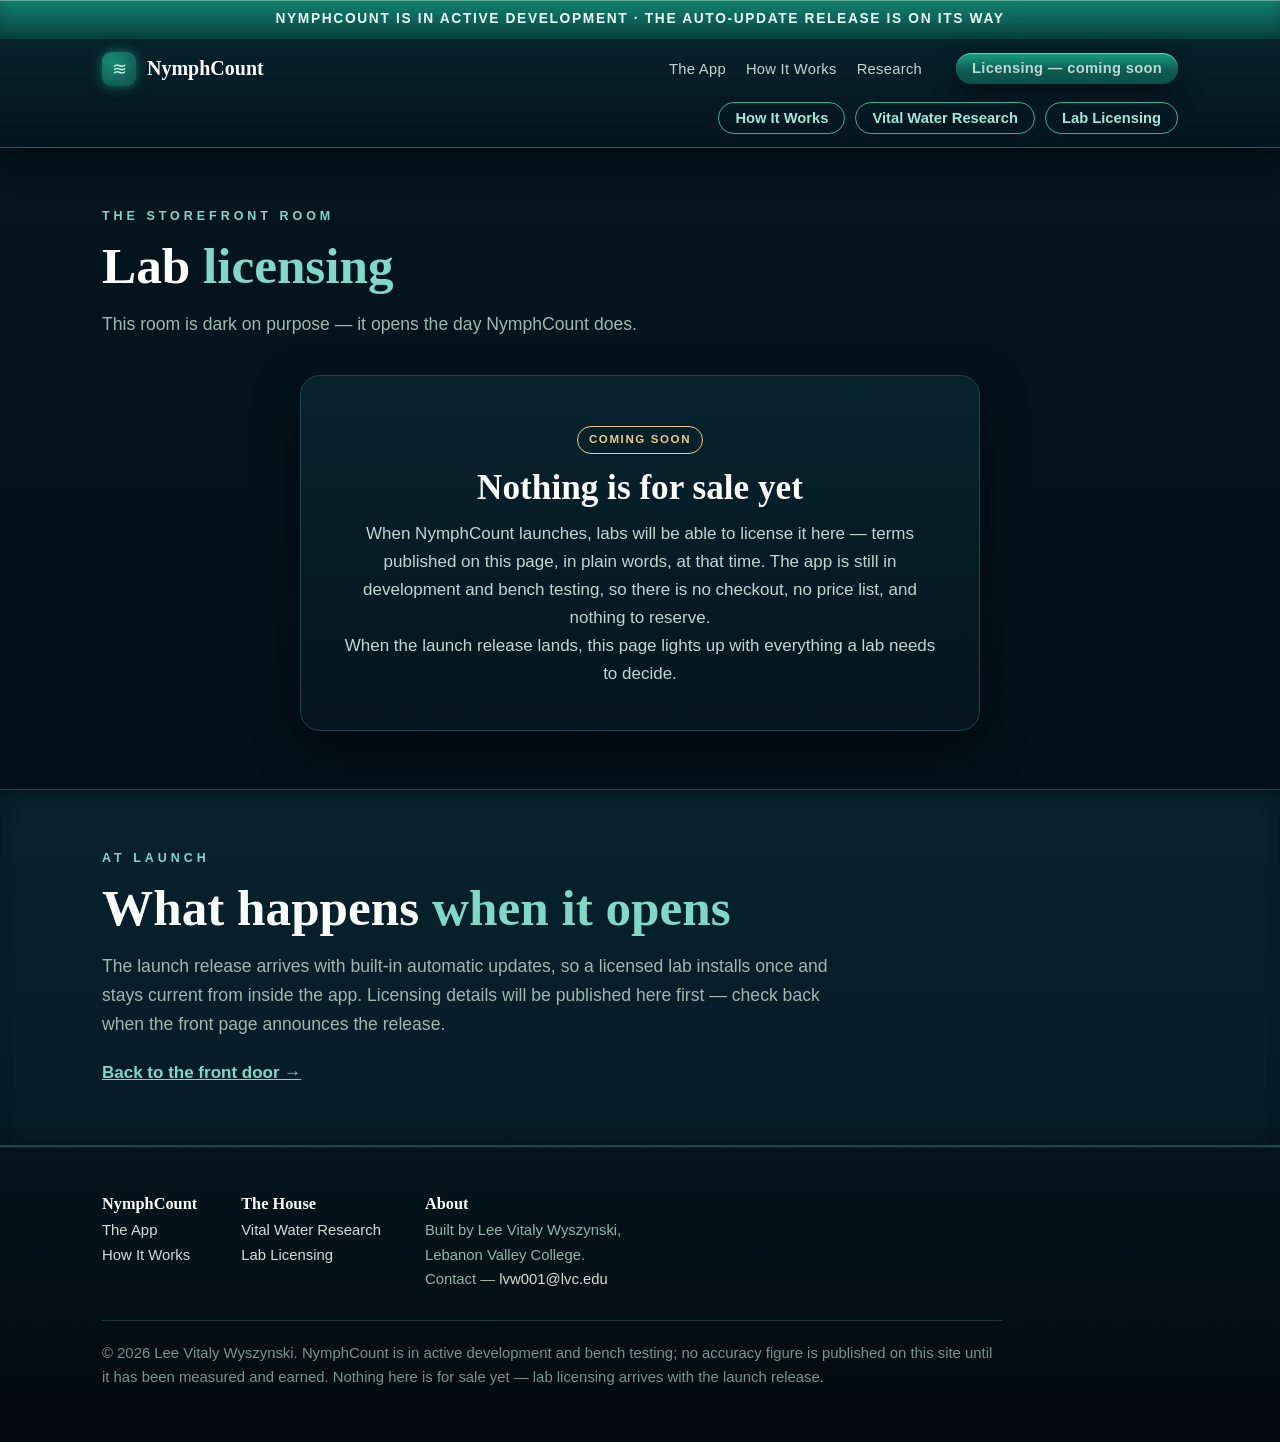
<file: licensing.html>
<!DOCTYPE html>
<html lang="en">
<head>
<meta charset="utf-8">
<meta name="viewport" content="width=device-width, initial-scale=1">
<title>Lab Licensing — NymphCount</title>
<meta name="description" content="Lab licensing for NymphCount arrives at launch. Nothing is for sale yet — licensing details will be published here when the app opens.">
<link rel="icon" type="image/png" sizes="64x64" href="favicon.png">
<link rel="icon" type="image/png" sizes="32x32" href="favicon-32.png">
<link rel="apple-touch-icon" href="apple-touch-icon.png">
<link rel="stylesheet" href="styles.css">
</head>
<body>
<div class="strip">NymphCount is in active development · The auto-update release is on its way</div>
<header class="site"><div class="wrap">
  <a class="brand" href="index.html"><span class="mark" aria-hidden="true">≋</span><b>NymphCount</b></a>
  <nav class="main">
    <a href="index.html">The App</a>
    <a href="how-it-works.html">How It Works</a>
    <a href="research.html">Research</a>
    <a class="btn navcta" href="licensing.html">Licensing — coming soon</a>
  </nav>
  <nav class="shelf" aria-label="The rooms of this house"><a class="btn navthemes" href="how-it-works.html">How It Works</a><a class="btn navthemes" href="research.html">Vital Water Research</a><a class="btn navthemes" href="licensing.html">Lab Licensing</a></nav>
</div></header>

<section><div class="wrap">
  <p class="kicker">The storefront room</p>
  <h1 class="page-title">Lab <span class="k">licensing</span></h1>
  <p class="lede">This room is dark on purpose — it opens the day NymphCount does.</p>
  <div class="soon">
    <span class="status-tag">Coming soon</span>
    <h2>Nothing is for sale yet</h2>
    <p>When NymphCount launches, labs will be able to license it here — terms published on this page, in plain words, at that time. The app is still in development and bench testing, so there is no checkout, no price list, and nothing to reserve.</p>
    <p>When the launch release lands, this page lights up with everything a lab needs to decide.</p>
  </div>
</div></section>

<section class="alt"><div class="wrap">
  <p class="kicker">At launch</p>
  <h2>What happens <span class="k">when it opens</span></h2>
  <p class="lede">The launch release arrives with built-in automatic updates, so a licensed lab installs once and stays current from inside the app. Licensing details will be published here first — check back when the front page announces the release.</p>
  <p class="links" style="margin-top:20px"><a href="index.html">Back to the front door →</a></p>
</div></section>

<footer class="site"><div class="wrap">
  <div class="cols">
    <div><b>NymphCount</b><br><a href="index.html">The App</a><br><a href="how-it-works.html">How It Works</a></div>
    <div><b>The House</b><br><a href="research.html">Vital Water Research</a><br><a href="licensing.html">Lab Licensing</a></div>
    <div><b>About</b><br>Built by Lee Vitaly Wyszynski,<br>Lebanon Valley College.<br>Contact — <a class="contact-email" href="#">email</a></div>
  </div>
  <p class="fineprint">© 2026 Lee Vitaly Wyszynski. NymphCount is in active development and bench testing; no accuracy figure is published on this site until it has been measured and earned. Nothing here is for sale yet — lab licensing arrives with the launch release.</p>
</div></footer>
<script src="site-config.js" defer></script>
</body>
</html>
</file>
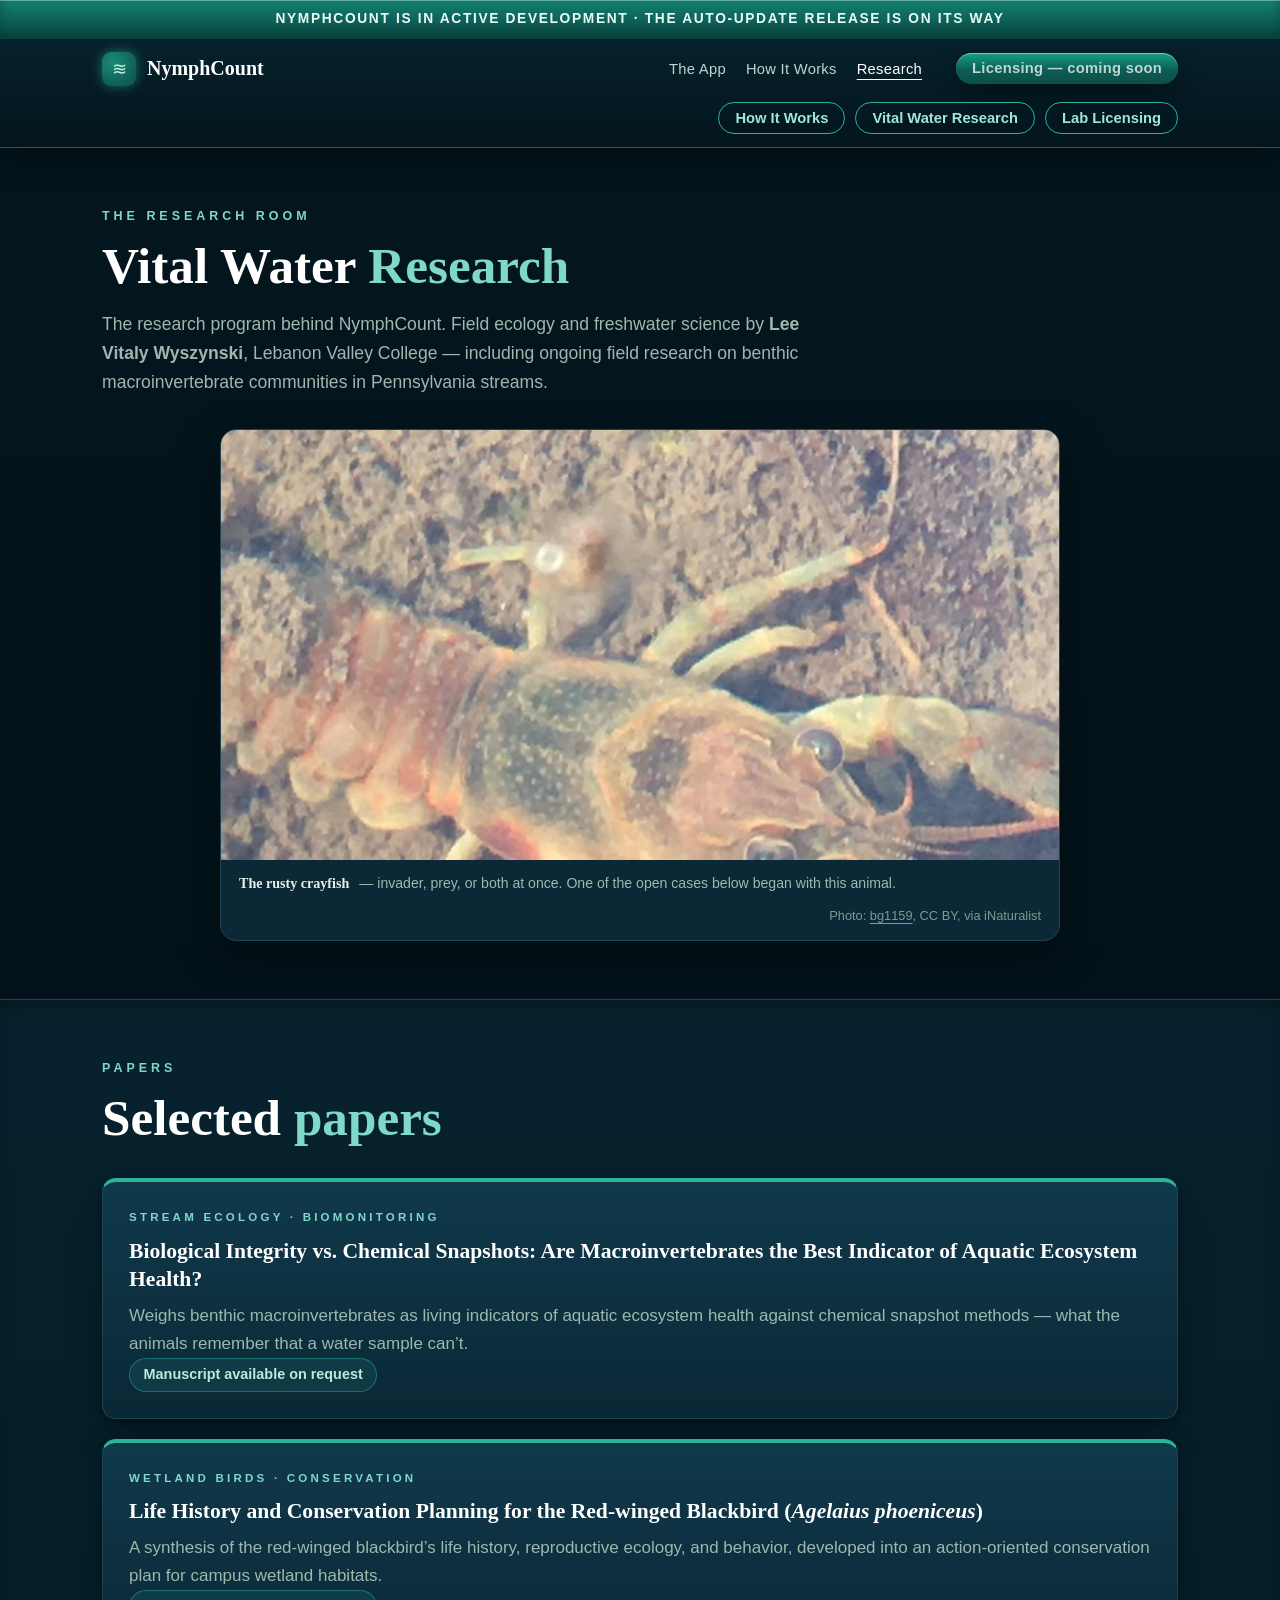
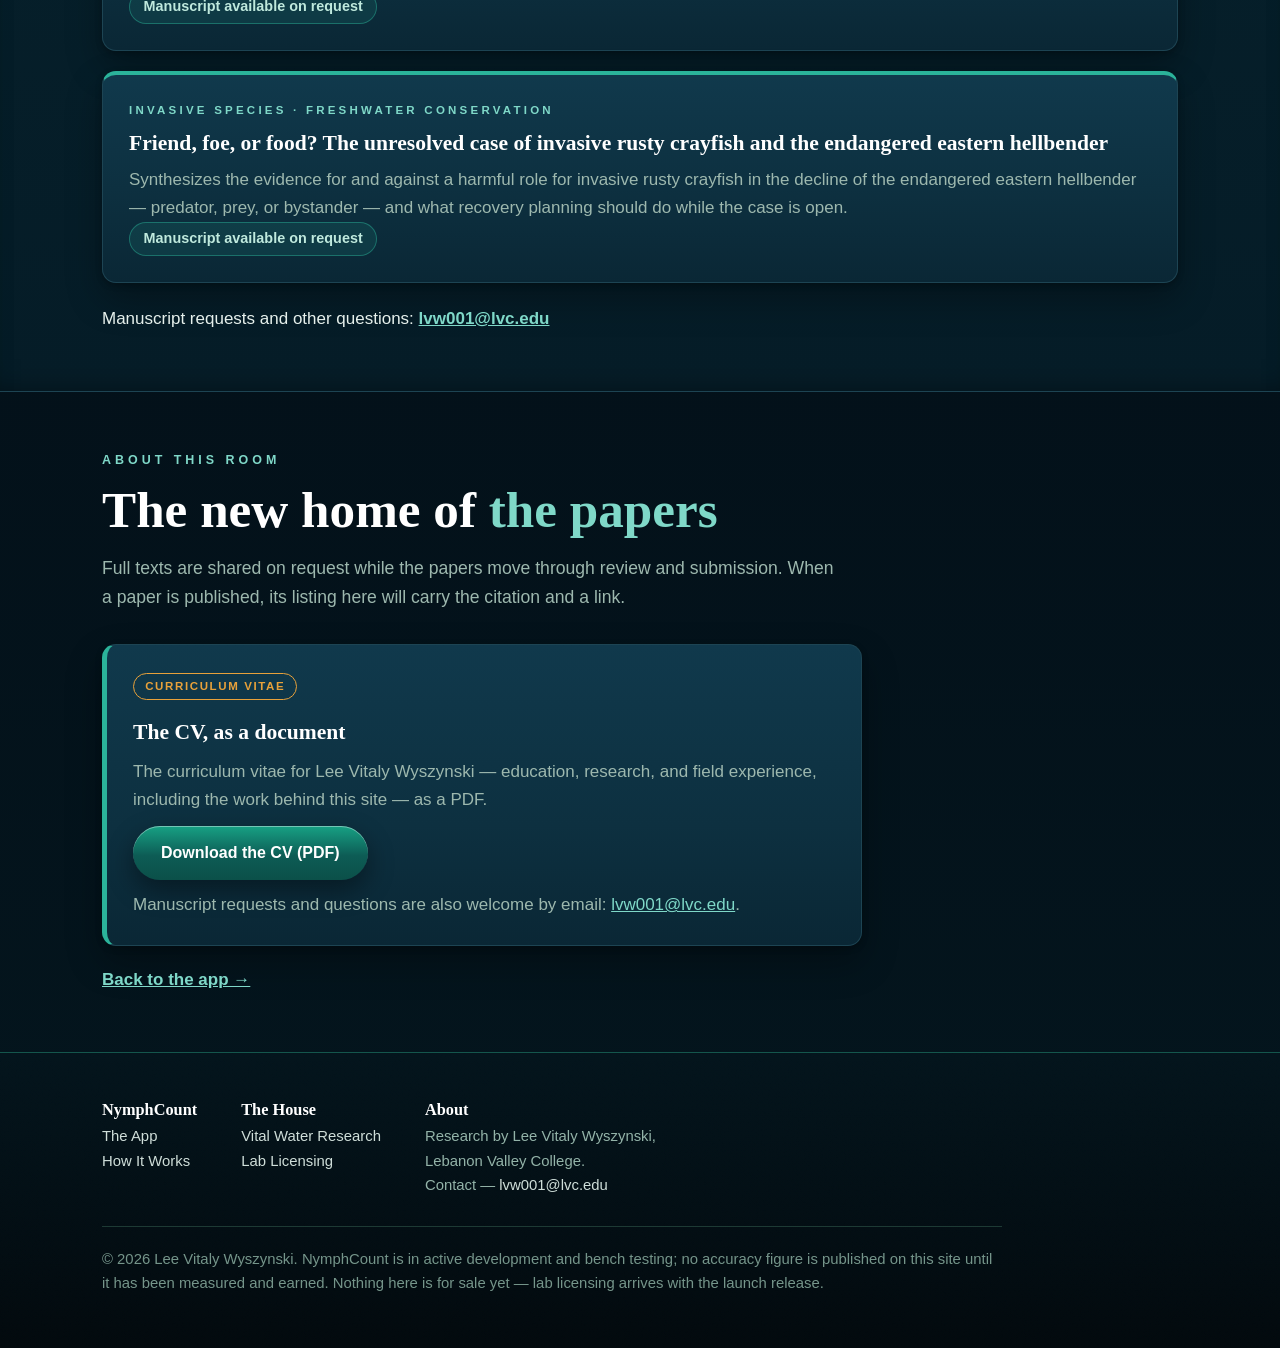
<file: research.html>
<!DOCTYPE html>
<html lang="en">
<head>
<meta charset="utf-8">
<meta name="viewport" content="width=device-width, initial-scale=1">
<title>Vital Water Research — the research behind NymphCount</title>
<meta name="description" content="Vital Water Research is the research program behind NymphCount: papers on stream ecology, wetland birds, and invasive species by Lee Vitaly Wyszynski.">
<link rel="icon" type="image/png" sizes="64x64" href="favicon.png">
<link rel="icon" type="image/png" sizes="32x32" href="favicon-32.png">
<link rel="apple-touch-icon" href="apple-touch-icon.png">
<link rel="stylesheet" href="styles.css">
</head>
<body>
<div class="strip">NymphCount is in active development · The auto-update release is on its way</div>
<header class="site"><div class="wrap">
  <a class="brand" href="index.html"><span class="mark" aria-hidden="true">≋</span><b>NymphCount</b></a>
  <nav class="main">
    <a href="index.html">The App</a>
    <a href="how-it-works.html">How It Works</a>
    <a href="research.html" aria-current="page">Research</a>
    <a class="btn navcta" href="licensing.html">Licensing — coming soon</a>
  </nav>
  <nav class="shelf" aria-label="The rooms of this house"><a class="btn navthemes" href="how-it-works.html">How It Works</a><a class="btn navthemes" href="research.html">Vital Water Research</a><a class="btn navthemes" href="licensing.html">Lab Licensing</a></nav>
</div></header>

<section><div class="wrap">
  <p class="kicker">The research room</p>
  <h1 class="page-title">Vital Water <span class="k">Research</span></h1>
  <p class="lede">The research program behind NymphCount. Field ecology and freshwater science by <strong>Lee Vitaly Wyszynski</strong>, Lebanon Valley College — including ongoing field research on benthic macroinvertebrate communities in Pennsylvania streams.</p>
  <figure class="photo-fig wide narrow">
    <img src="assets/rusty-crayfish.jpg" alt="A rusty crayfish on the streambed, half in shadow" loading="lazy">
    <figcaption><b>The rusty crayfish</b> — invader, prey, or both at once. One of the open cases below began with this animal.<span class="credit">Photo: <a href="https://www.inaturalist.org/observations/16810148">bg1159</a>, CC BY, via iNaturalist</span></figcaption>
  </figure>
</div></section>

<section class="alt"><div class="wrap">
  <p class="kicker">Papers</p>
  <h2>Selected <span class="k">papers</span></h2>
  <div class="paper-list">
    <article class="paper">
      <p class="topic">Stream ecology · Biomonitoring</p>
      <h3>Biological Integrity vs. Chemical Snapshots: Are Macroinvertebrates the Best Indicator of Aquatic Ecosystem Health?</h3>
      <p>Weighs benthic macroinvertebrates as living indicators of aquatic ecosystem health against chemical snapshot methods — what the animals remember that a water sample can&rsquo;t.</p>
      <p class="avail">Manuscript available on request</p>
    </article>
    <article class="paper">
      <p class="topic">Wetland birds · Conservation</p>
      <h3>Life History and Conservation Planning for the Red-winged Blackbird (<i>Agelaius phoeniceus</i>)</h3>
      <p>A synthesis of the red-winged blackbird&rsquo;s life history, reproductive ecology, and behavior, developed into an action-oriented conservation plan for campus wetland habitats.</p>
      <p class="avail">Manuscript available on request</p>
    </article>
    <article class="paper">
      <p class="topic">Invasive species · Freshwater conservation</p>
      <h3>Friend, foe, or food? The unresolved case of invasive rusty crayfish and the endangered eastern hellbender</h3>
      <p>Synthesizes the evidence for and against a harmful role for invasive rusty crayfish in the decline of the endangered eastern hellbender — predator, prey, or bystander — and what recovery planning should do while the case is open.</p>
      <p class="avail">Manuscript available on request</p>
    </article>
  </div>
  <p class="links" style="margin-top:22px">Manuscript requests and other questions: <a class="contact-email" href="#">email</a></p>
</div></section>

<section><div class="wrap">
  <p class="kicker">About this room</p>
  <h2>The new home of <span class="k">the papers</span></h2>
  <p class="lede">Full texts are shared on request while the papers move through review and submission. When a paper is published, its listing here will carry the citation and a link.</p>
  <!-- CV SLOT: filled 2026-11-18 with Levi's TAILORED CV (his order:
       "make my CV better for this situation"), routed in unedited —
       Lee_Vitaly_Wyszynski_CV_tailored.pdf, md5
       cf6a1abefd9efe7bf59d3f8cd0693b28, verified byte-identical to
       the file at ~/workspace/your_files/. The original CV is NOT
       shipped; it stays at ~/workspace/user/files/. -->
  <div class="cv-card">
    <span class="status-tag">Curriculum vitae</span>
    <h3>The CV, as a document</h3>
    <p>The curriculum vitae for Lee Vitaly Wyszynski — education, research, and field experience, including the work behind this site — as a PDF.</p>
    <p><a class="btn" href="Lee_Vitaly_Wyszynski_CV_tailored.pdf" download>Download the CV (PDF)</a></p>
    <p>Manuscript requests and questions are also welcome by email: <a class="contact-email" href="#">email</a>.</p>
  </div>
  <p class="links" style="margin-top:20px"><a href="index.html">Back to the app →</a></p>
</div></section>

<footer class="site"><div class="wrap">
  <div class="cols">
    <div><b>NymphCount</b><br><a href="index.html">The App</a><br><a href="how-it-works.html">How It Works</a></div>
    <div><b>The House</b><br><a href="research.html">Vital Water Research</a><br><a href="licensing.html">Lab Licensing</a></div>
    <div><b>About</b><br>Research by Lee Vitaly Wyszynski,<br>Lebanon Valley College.<br>Contact — <a class="contact-email" href="#">email</a></div>
  </div>
  <p class="fineprint">© 2026 Lee Vitaly Wyszynski. NymphCount is in active development and bench testing; no accuracy figure is published on this site until it has been measured and earned. Nothing here is for sale yet — lab licensing arrives with the launch release.</p>
</div></footer>
<script src="site-config.js" defer></script>
</body>
</html>
</file>
<file: styles.css>
/* NymphCount / Vital Water Research — staging build.
   FORMAT mirrors Levi's Atlas site (strip / dark header + shelf row /
   giant hero / marquee band / kicker sections / icon cards / column
   footer). SKIN is Eddy's own bench: deep creek navy, the living-creek
   hero from the app's opening (ripple rings, rising bubbles, drifting
   light — CSS motion on transform/opacity only, and a complete still
   frame under Reduce Motion), the app's letter-and-colour group
   system, dark glass cards. No Atlas branding, names, or text. */

:root{
  --ink:#03141c; --ink2:#06222d; --water:#0a2e3e;
  --surface:#0b2836; --card:#0d3040;
  --paper:#eaf3ef; --cream:#f0e6cf;
  --teal:#2bb39a; --teal-bright:#7fd8c8; --teal-deep:#0d5c55;
  --amber:#e8a13a;
  --text:#e6f0ec; --muted:#9db8ae; --line:#1d4453;
  --sandline:rgba(232,161,58,.35);
  /* Eddy's group colours — the letters the app stamps on the tray */
  --gA:#e8a13a; --gB:#5b8dd9; --gC:#2fa39a; --gE:#b0562f;
  --gF:#7a6fd0; --gJ:#c05a7a; --g0:#8a8f98;
  --grain:url("data:image/svg+xml,%3Csvg xmlns='http://www.w3.org/2000/svg' width='180' height='180'%3E%3Cfilter id='n'%3E%3CfeTurbulence type='fractalNoise' baseFrequency='0.85' numOctaves='2' stitchTiles='stitch'/%3E%3C/filter%3E%3Crect width='180' height='180' filter='url(%23n)'/%3E%3C/svg%3E");
  --serif:"Iowan Old Style","Palatino Linotype",Palatino,Georgia,serif;
  --sans:-apple-system,BlinkMacSystemFont,"Segoe UI",Helvetica,Arial,sans-serif;
}
*{margin:0;padding:0;box-sizing:border-box}
html{scroll-behavior:smooth}
body{font-family:var(--sans);color:var(--text);background:linear-gradient(180deg,#04161e,#031019 60%,#04161e);line-height:1.65;font-size:17px;-webkit-font-smoothing:antialiased}
a{color:var(--teal-bright)}
img{max-width:100%}
.wrap{max-width:1120px;margin:0 auto;padding:0 22px}
.kicker{letter-spacing:.32em;text-transform:uppercase;font-size:.78rem;font-weight:700;color:var(--teal-bright)}
.kicker.light{color:#f0c883}

/* ---- promo strip ---- */
.strip{background:linear-gradient(180deg,#12836f,var(--teal-deep) 60%,#0a4a43);color:#eafaf5;text-align:center;font-weight:700;font-size:.86rem;letter-spacing:.12em;text-transform:uppercase;padding:8px 12px;box-shadow:inset 0 1px 0 rgba(255,255,255,.35),inset 0 -6px 12px rgba(4,40,35,.35);position:relative;z-index:30}

/* ---- header: brand + main nav, then the shelf row ---- */
header.site{background:linear-gradient(180deg,var(--ink2),var(--ink));position:sticky;top:0;z-index:20;border-bottom:1px solid rgba(43,179,154,.45);box-shadow:0 10px 30px rgba(0,0,0,.45)}
header.site .wrap{display:flex;align-items:center;gap:14px;padding-top:13px;padding-bottom:13px;flex-wrap:wrap}
.brand{display:flex;align-items:center;gap:11px;text-decoration:none;color:#fff;flex:0 0 auto}
.brand .mark{width:34px;height:34px;border-radius:9px;background:radial-gradient(circle at 32% 28%,#1b8a72,var(--teal-deep) 78%);color:#c9f2e6;font-family:var(--serif);font-size:1.15rem;display:flex;align-items:center;justify-content:center;box-shadow:0 0 12px rgba(43,179,154,.55)}
.brand b{font-family:var(--serif);font-size:1.25rem;white-space:nowrap}
nav.main{margin-left:auto;display:flex;gap:20px;flex-wrap:wrap;align-items:center;flex:1 1 auto;min-width:0;justify-content:flex-end}
nav.main a{color:#bcd8d0;text-decoration:none;font-size:.92rem;font-weight:500;letter-spacing:.02em;white-space:nowrap}
nav.main a:hover,nav.main a[aria-current="page"]{color:#fff;text-decoration:underline;text-underline-offset:5px}
nav.main a.btn{text-decoration:none}
nav.shelf{flex:1 1 100%;display:flex;gap:10px;flex-wrap:wrap;align-items:center;justify-content:flex-end;margin-top:2px}
nav.shelf .btn.navthemes{margin-left:0}

/* ---- buttons ---- */
.btn{display:inline-block;background:linear-gradient(180deg,#17a184,var(--teal-deep) 55%,#0b5049);color:#fff;font-weight:700;text-decoration:none;padding:14px 28px;border-radius:999px;font-size:1rem;border:0;cursor:pointer;box-shadow:inset 0 1px 0 rgba(255,255,255,.4),0 10px 26px rgba(0,0,0,.4);transition:transform .18s ease,box-shadow .18s ease,filter .18s ease}
.btn:hover{filter:brightness(1.07);transform:translateY(-2px);box-shadow:inset 0 1px 0 rgba(255,255,255,.4),0 16px 34px rgba(0,0,0,.45)}
.btn.ghost{background:rgba(255,255,255,.04);color:#fff;border:1.5px solid #8fb8ad;box-shadow:inset 0 1px 0 rgba(255,255,255,.12)}
.btn.navcta{padding:8px 16px;font-size:.92rem;font-weight:650;line-height:1;margin-left:14px;font-family:var(--sans)}
.btn.navthemes{background:transparent;border:1.5px solid var(--teal);color:#9fe8d8;box-shadow:none;padding:8px 16px;font-size:.92rem;font-weight:650;line-height:1;font-family:var(--sans)}
.btn.navthemes:hover{border-color:#9fe8d8;color:#fff;transform:none}

/* ---- hero: the living creek ---- */
.hero{position:relative;overflow:hidden;background:
  radial-gradient(700px 260px at 18% 0%, rgba(43,179,154,.22) 0%, transparent 60%),
  radial-gradient(700px 260px at 82% 100%, rgba(185,127,34,.10) 0%, transparent 60%),
  linear-gradient(180deg,#04161e,var(--water) 130%);
  color:#fff;text-align:center;padding:72px 0 64px;border-bottom:1px solid rgba(43,179,154,.4)}
.hero::after{content:"";position:absolute;inset:0;background-image:var(--grain);background-size:180px;opacity:.05;mix-blend-mode:overlay;pointer-events:none}
.hero .wrap{position:relative;z-index:3}
.hero .over{letter-spacing:.55em;text-transform:uppercase;font-size:.9rem;color:#9fc9bd;margin-bottom:6px}
.hero h1.giant{font-family:var(--serif);font-weight:600;font-size:clamp(3rem,11.5vw,8.2rem);line-height:.98;letter-spacing:.01em;color:#fff;text-shadow:0 24px 80px rgba(43,179,154,.35)}
.hero .tag{font-family:var(--serif);font-style:italic;font-size:clamp(1.25rem,3.2vw,1.8rem);color:#d9ece7;max-width:720px;margin:20px auto 8px}
.hero .sub{max-width:640px;margin:0 auto 10px;color:#a9c6bd;font-size:1.05rem}
.hero .row{display:flex;gap:14px;justify-content:center;flex-wrap:wrap;margin-top:28px}
.hero .fine{margin-top:22px;font-size:.86rem;color:#7fa398;letter-spacing:.06em}
.req-badge{display:flex;width:fit-content;gap:8px;align-items:center;flex-wrap:wrap;justify-content:center;margin:24px auto 0;padding:9px 18px;border-radius:999px;border:1px solid rgba(43,179,154,.55);background:rgba(255,255,255,.06);color:#e8f4f0;font-size:.92rem;font-weight:600;box-shadow:inset 0 1px 0 rgba(255,255,255,.1)}
.req-badge-label{font-size:.68rem;font-weight:700;letter-spacing:.22em;text-transform:uppercase;color:#fff;background:linear-gradient(180deg,#17a184,var(--teal-deep));padding:3px 9px;border-radius:999px}
.req-badge-note{color:#9fc9bd;font-weight:400}
.trust-line{margin-top:14px;font-size:.86rem;letter-spacing:.05em;color:#7fd8cb}
.status-line{margin-top:10px;font-weight:700;letter-spacing:.06em;color:#f0c883;font-size:.95rem}

/* The creek itself — rings, bubbles, drifting light, one breathing
   point of light at the rings' heart. CSS animations on transform /
   opacity only, so the scene keeps moving no matter what the main
   thread is doing. Base styles ARE the still frame: under Reduce
   Motion every animation is removed and the scene below is what
   remains — rings mid-reach, bubbles mid-rise, light at rest. */
.creek{position:absolute;inset:0;z-index:1;pointer-events:none;overflow:hidden}
.creek-light{position:absolute;width:62vw;height:62vw;left:8%;top:-24%;border-radius:50%;
  background:radial-gradient(circle,rgba(96,184,214,.20) 0%,rgba(96,184,214,.05) 45%,transparent 68%);
  transform:translate3d(4%,2%,0) scale(1.04);opacity:.85;
  animation:creekDrift 13s ease-in-out infinite alternate}
@keyframes creekDrift{from{transform:translate3d(-2%,0,0) scale(1)}to{transform:translate3d(9%,4%,0) scale(1.09)}}
.creek-heart{position:absolute;left:50%;top:88%;width:9px;height:9px;margin:-4.5px;border-radius:50%;
  background:#ffb03a;box-shadow:0 0 18px 5px rgba(255,176,58,.5);
  transform:scale(1.12);opacity:.95;animation:creekBreath 3.8s ease-in-out infinite}
@keyframes creekBreath{0%,100%{transform:scale(1)}50%{transform:scale(1.3)}}
.ripple{position:absolute;left:50%;top:88%;border:1.5px solid rgba(159,232,216,.4);border-radius:50%;
  transform:translate(-50%,-50%) scale(.62);opacity:.34;animation:creekRipple 6.4s linear infinite}
.ripple.r2{animation-delay:-1.6s}.ripple.r3{animation-delay:-3.2s}.ripple.r4{animation-delay:-4.8s}
.ripple.r5{animation-delay:-.8s}.ripple.r6{animation-delay:-2.4s}.ripple.r7{animation-delay:-4s}.ripple.r8{animation-delay:-5.6s}
@keyframes creekRipple{0%{transform:translate(-50%,-50%) scale(.12);opacity:0}
  18%{opacity:.42}60%{opacity:.3}100%{transform:translate(-50%,-50%) scale(1);opacity:0}}
.bubble{position:absolute;border-radius:50%;background:radial-gradient(circle at 34% 30%,rgba(255,255,255,.85),rgba(207,240,232,.25) 60%,rgba(207,240,232,.08));
  opacity:.5;transform:translate3d(0,-9vh,0);animation:bubbleRise 9s linear infinite}
@keyframes bubbleRise{0%{transform:translate3d(0,6vh,0);opacity:0}
  14%{opacity:.55}82%{opacity:.45}100%{transform:translate3d(1.5vw,-52vh,0);opacity:0}}
.creek-shimmer{position:absolute;left:-12%;top:0;width:36%;height:100%;
  background:linear-gradient(100deg,transparent,rgba(190,235,255,.06) 45%,rgba(190,235,255,.11) 50%,rgba(190,235,255,.06) 55%,transparent);
  transform:translateX(38%) skewX(-8deg);opacity:.8;animation:creekShimmer 11s ease-in-out infinite}
@keyframes creekShimmer{0%,100%{transform:translateX(-30%) skewX(-8deg)}50%{transform:translateX(190%) skewX(-8deg)}}
@media (prefers-reduced-motion:reduce){
  .creek-light,.creek-heart,.ripple,.bubble,.creek-shimmer{animation:none!important}
}

/* ---- marquee band ---- */
.band{background:#031019;overflow:hidden;padding:10px 0;border-top:1px solid rgba(43,179,154,.4);border-bottom:1px solid rgba(43,179,154,.4);position:relative;z-index:2}
.band-track{display:flex;gap:0;white-space:nowrap;width:max-content;animation:slide 36s linear infinite;font-family:var(--serif);font-weight:700;font-size:.95rem;color:#9fe8d8;letter-spacing:.22em;text-transform:uppercase}
.band-track span{padding:0 26px}
@keyframes slide{to{transform:translateX(-50%)}}
@media (prefers-reduced-motion:reduce){.band-track{animation:none!important}}

/* ---- sections ---- */
section{padding:58px 0;position:relative}
section.alt{background:linear-gradient(180deg,#07222e,#06202b 34%,#051c27);border-top:1px solid var(--line);border-bottom:1px solid var(--line);box-shadow:inset 0 18px 30px -22px rgba(0,0,0,.6),inset 0 -18px 30px -22px rgba(0,0,0,.5)}
h1.page-title,h2{font-family:var(--serif);font-size:clamp(2rem,5.4vw,3.2rem);line-height:1.12;margin:10px 0 16px;font-weight:600;color:#fff}
h2 .k,h1.page-title .k{color:var(--teal-bright)}
.lede{max-width:740px;color:var(--muted);font-size:1.1rem}
.links a{font-weight:600}

/* ---- cards ---- */
.grid{display:grid;grid-template-columns:repeat(3,1fr);gap:20px;margin-top:32px}
.card{background:linear-gradient(180deg,#10394c,var(--card) 55%,#0a2735);border:1px solid var(--line);border-top:4px solid var(--teal);border-bottom:3px solid var(--sandline);border-radius:14px;padding:26px;box-shadow:0 2px 6px rgba(0,0,0,.25),0 16px 36px rgba(0,0,0,.35);transition:transform .18s ease,box-shadow .18s ease}
.card:hover{transform:translateY(-4px);box-shadow:0 4px 10px rgba(0,0,0,.3),0 26px 48px rgba(0,0,0,.45)}
.card h3{font-family:var(--serif);font-size:1.3rem;margin-bottom:9px;color:#fff}
.card p{color:var(--muted);font-size:.99rem}
.card .ic{font-family:var(--serif);font-size:1.7rem;color:var(--teal-bright);display:block;margin-bottom:12px}
.card p:last-child{margin-bottom:0}
.card a.more{font-weight:600;text-decoration:none}
.card a.more:hover{text-decoration:underline}

/* ---- the letter system: Eddy's group chips ---- */
.kind-chips{display:flex;flex-wrap:wrap;gap:10px;margin-top:26px}
.chip{display:inline-flex;align-items:center;gap:9px;background:rgba(255,255,255,.045);border:1px solid var(--line);border-radius:999px;padding:5px 15px 5px 6px;font-weight:600;font-size:.95rem;color:var(--text)}
.chip .badge{width:27px;height:27px;border-radius:50%;display:inline-flex;align-items:center;justify-content:center;font-family:var(--serif);font-weight:700;font-size:.98rem;color:#08131a;flex:none}
.chip .badge.A{background:var(--gA)} .chip .badge.B{background:var(--gB);color:#fff}
.chip .badge.C{background:var(--gC);color:#fff} .chip .badge.E{background:var(--gE);color:#fff}
.chip .badge.F{background:var(--gF);color:#fff} .chip .badge.J{background:var(--gJ);color:#fff}
.chip .badge.U{background:var(--g0);color:#fff}
.chip-note{color:var(--muted);font-size:.95rem;margin-top:14px;max-width:740px}

/* ---- photography ---- */
.photo-fig{margin-top:32px;border-radius:16px;overflow:hidden;border:1px solid var(--line);box-shadow:0 18px 44px rgba(0,0,0,.4);background:var(--surface)}
.photo-fig img{display:block;width:100%;height:auto}
.photo-fig.wide img{aspect-ratio:16/8.2;object-fit:cover;object-position:50% 42%}
.photo-fig figcaption{padding:12px 18px 14px;font-size:.88rem;color:var(--muted);display:flex;gap:10px;flex-wrap:wrap;align-items:baseline}
.photo-fig figcaption b{color:var(--text);font-family:var(--serif);font-weight:600}
.photo-fig figcaption .credit{margin-left:auto;font-size:.8rem;color:#7d9a90}
.photo-fig figcaption .credit a{color:#7d9a90;text-decoration:underline;text-underline-offset:3px}
.specimens{display:grid;grid-template-columns:repeat(3,1fr);gap:20px;margin-top:26px}
.specimens .photo-fig{margin-top:0}
.specimens .photo-fig img{aspect-ratio:4/4.6;object-fit:cover;width:100%}
.spec-tag{display:inline-flex;align-items:center;gap:8px;font-weight:700}
.spec-tag .badge{width:24px;height:24px;border-radius:50%;display:inline-flex;align-items:center;justify-content:center;font-family:var(--serif);font-size:.9rem;color:#08131a;flex:none}
.spec-tag .badge.A{background:var(--gA)} .spec-tag .badge.B{background:var(--gB);color:#fff} .spec-tag .badge.C{background:var(--gC);color:#fff}

/* ---- steps ---- */
.steps{display:grid;grid-template-columns:repeat(2,1fr);gap:20px;margin-top:32px}
.step{position:relative;background:linear-gradient(180deg,#10394c,var(--card) 60%,#0a2735);border:1px solid var(--line);border-radius:14px;padding:26px 26px 24px 82px;box-shadow:0 2px 6px rgba(0,0,0,.25),0 16px 36px rgba(0,0,0,.35)}
.step .num{position:absolute;left:22px;top:24px;width:44px;height:44px;border-radius:50%;background:radial-gradient(circle at 32% 28%,#126e5f,var(--teal-deep) 75%);color:#f0c883;font-family:var(--serif);font-size:1.35rem;font-weight:700;display:flex;align-items:center;justify-content:center;border:1.5px solid rgba(43,179,154,.5);box-shadow:0 0 0 5px rgba(43,179,154,.12),0 8px 18px rgba(0,0,0,.4)}
.step h3{font-family:var(--serif);font-size:1.28rem;margin-bottom:7px;color:#fff}
.step p{color:var(--muted);font-size:.99rem;margin:0}

/* ---- status panel / notes ---- */
.status-panel{max-width:760px;margin-top:32px;background:linear-gradient(180deg,#10394c,var(--card) 60%,#0a2735);border:1px solid var(--line);border-left:5px solid var(--amber);border-radius:14px;padding:26px;box-shadow:0 2px 6px rgba(0,0,0,.25),0 16px 36px rgba(0,0,0,.3)}
.status-panel h3{font-family:var(--serif);font-size:1.35rem;margin-bottom:8px;color:#fff}
.status-panel p{color:var(--muted);margin:0 0 .7rem}
.status-panel p:last-child{margin-bottom:0}
.status-tag{display:inline-block;text-transform:uppercase;letter-spacing:.14em;font-size:.72rem;font-weight:700;color:var(--amber);border:1px solid var(--amber);border-radius:999px;padding:.2rem .7rem;margin-bottom:.9rem}

/* ---- screenshot slots (empty until the sitting's real captures) ---- */
.app-frame{max-width:760px;margin:36px auto 0;text-align:left;background:#081e2a;border:1px solid var(--line);border-radius:18px;overflow:hidden;box-shadow:0 18px 44px rgba(0,0,0,.45)}
.app-frame-bar{display:flex;align-items:center;gap:.45rem;background:#0a2836;border-bottom:1px solid var(--line);padding:.55rem .9rem}
.app-frame-bar span{width:11px;height:11px;border-radius:50%;background:#2a4a58}
.app-frame-bar em{font-style:normal;color:var(--muted);font-size:.9rem;margin-left:.5rem}
.app-frame-body{padding:2.2rem 2rem 2.4rem;text-align:center}
.slot-tag{display:inline-block;text-transform:uppercase;letter-spacing:.12em;font-size:.72rem;font-weight:700;color:var(--amber);border:1px solid var(--amber);border-radius:999px;padding:.2rem .7rem;margin-bottom:1rem}
.slot-text{color:var(--muted)}
.slot-text.small{font-size:.92rem}
.slot-grid{display:grid;grid-template-columns:repeat(3,1fr);gap:20px;max-width:960px;margin:20px auto 0}
.mini-slot{border:1.5px dashed #2a4a58;border-radius:14px;padding:1.3rem 1.2rem 1.4rem;text-align:center;background:rgba(255,255,255,.02)}
.mini-slot .slot-tag{margin-bottom:.6rem;font-size:.62rem;letter-spacing:.07em;padding:.2rem .55rem}
.photo-fig.narrow{max-width:840px;margin-left:auto;margin-right:auto}
.mini-slot p{color:var(--muted);font-size:.92rem}

/* ---- papers ---- */
.paper-list{display:grid;gap:20px;margin-top:32px}
.paper{background:linear-gradient(180deg,#10394c,var(--card) 55%,#0a2735);border:1px solid var(--line);border-top:4px solid var(--teal);border-radius:14px;padding:26px;box-shadow:0 2px 6px rgba(0,0,0,.25),0 16px 36px rgba(0,0,0,.3)}
.paper .topic{letter-spacing:.28em;text-transform:uppercase;font-size:.72rem;font-weight:700;color:var(--teal-bright);margin-bottom:.6rem}
.paper h3{font-family:var(--serif);font-size:1.35rem;line-height:1.3;margin-bottom:.55rem;color:#fff}
.paper p{color:var(--muted)}
.paper .avail{display:inline-block;font-size:.9rem;font-weight:600;color:#bfe9dd;background:rgba(43,179,154,.12);border:1px solid rgba(43,179,154,.45);border-radius:999px;padding:.25rem .85rem;margin:0}

/* ---- CV slot ---- */
.cv-card{max-width:760px;margin-top:32px;background:linear-gradient(180deg,#10394c,var(--card) 60%,#0a2735);border:1px solid var(--line);border-left:5px solid var(--teal);border-radius:14px;padding:26px;box-shadow:0 2px 6px rgba(0,0,0,.25),0 16px 36px rgba(0,0,0,.3)}
.cv-card h3{font-family:var(--serif);font-size:1.35rem;margin-bottom:8px;color:#fff}
.cv-card p{color:var(--muted);margin:0 0 .7rem}
.cv-card p:last-child{margin-bottom:0}

/* ---- licensing: the dark room ---- */
.soon{max-width:680px;margin:36px auto 0;text-align:center;background:linear-gradient(180deg,var(--ink2),var(--ink));color:#eaf4f0;border-radius:20px;padding:3rem 2.4rem 2.6rem;box-shadow:0 18px 44px rgba(0,0,0,.5);position:relative;overflow:hidden;border:1px solid var(--line)}
.soon::after{content:"";position:absolute;inset:0;background-image:var(--grain);background-size:180px;opacity:.05;mix-blend-mode:overlay;pointer-events:none}
.soon h2{color:#fff;font-size:clamp(1.7rem,4vw,2.2rem);margin:0 0 .8rem}
.soon p{color:#bcd8d0;position:relative;z-index:1}
.soon p:last-child{margin-bottom:0}
.soon .status-tag{color:#f0c883;border-color:#f0c883;position:relative;z-index:1}

/* ---- footer ---- */
footer.site{position:relative;background:linear-gradient(180deg,var(--ink),#02090d);color:#93b3a8;padding:44px 0 52px;font-size:.93rem;border-top:1px solid rgba(43,179,154,.45)}
footer.site::after{content:"";position:absolute;inset:0;background-image:var(--grain);background-size:180px;opacity:.04;mix-blend-mode:overlay;pointer-events:none}
footer.site .wrap{position:relative;z-index:1}
footer.site .cols{display:flex;gap:44px;flex-wrap:wrap}
footer.site .cols b{color:#fff;font-family:var(--serif);font-size:1.02rem}
footer.site a{color:#cfded9;text-decoration:none}
footer.site a:hover{text-decoration:underline}
footer.site .fineprint{margin-top:28px;border-top:1px solid #1d3a34;padding-top:20px;color:#75958a;max-width:900px}

/* ---- elevation round: the full letter key + specimen gallery ----
   Every colour below is read from the app's own group table
   (stage235 number-key.js, EDDY232_NUMBER_KEY.groups) — the same
   colours the app stamps on the tray. Letters A–Q = groups 1–17. */
:root{
  --gD:#e69f00; --gG:#f0027f; --gH:#7b3294; --gI:#a6761d;
  --gK:#66a61e; --gL:#386cb0; --gM:#b15928; --gN:#6a3d9a;
  --gO:#4daf4a; --gP:#fb9a99; --gQ:#fdbf6f;
}
.chip .badge.D{background:var(--gD)} .chip .badge.G{background:var(--gG);color:#fff}
.chip .badge.H{background:var(--gH);color:#fff} .chip .badge.I{background:var(--gI);color:#fff}
.chip .badge.K{background:var(--gK)} .chip .badge.L{background:var(--gL);color:#fff}
.chip .badge.M{background:var(--gM);color:#fff} .chip .badge.N{background:var(--gN);color:#fff}
.chip .badge.O{background:var(--gO)} .chip .badge.P{background:var(--gP)}
.chip .badge.Q{background:var(--gQ)}
.spec-tag .badge.D{background:var(--gD)} .spec-tag .badge.E{background:var(--gE);color:#fff}
.spec-tag .badge.F{background:var(--gF);color:#fff} .spec-tag .badge.G{background:var(--gG);color:#fff}
.spec-tag .badge.H{background:var(--gH);color:#fff} .spec-tag .badge.I{background:var(--gI);color:#fff}
.spec-tag .badge.J{background:var(--gJ);color:#fff} .spec-tag .badge.K{background:var(--gK)}
.spec-tag .badge.L{background:var(--gL);color:#fff} .spec-tag .badge.M{background:var(--gM);color:#fff}
.spec-tag .badge.N{background:var(--gN);color:#fff} .spec-tag .badge.O{background:var(--gO)}
.spec-tag .badge.P{background:var(--gP)} .spec-tag .badge.Q{background:var(--gQ)}
.spec-tag .badge.U{background:var(--g0);color:#fff}

/* the front-door letter band */
.letterband{background:linear-gradient(180deg,#062631,#051e29);border-top:1px solid rgba(43,179,154,.4);border-bottom:1px solid rgba(43,179,154,.4)}
.ept-callout{margin-top:26px;max-width:820px;background:rgba(43,179,154,.08);border:1px solid rgba(43,179,154,.45);border-left:5px solid var(--teal);border-radius:14px;padding:20px 24px}
.ept-callout p{color:var(--muted);margin:0}
.ept-callout p b{color:var(--text)}
.ept-callout .ept-letters{font-family:var(--serif);font-weight:700;color:var(--teal-bright);letter-spacing:.14em}

/* the full key (How It Works) */
.key-grid{display:grid;grid-template-columns:repeat(2,1fr);gap:16px;margin-top:32px}
.key-card{display:flex;gap:16px;align-items:flex-start;background:linear-gradient(180deg,#10394c,var(--card) 60%,#0a2735);border:1px solid var(--line);border-radius:14px;padding:20px 22px;box-shadow:0 2px 6px rgba(0,0,0,.25),0 12px 28px rgba(0,0,0,.3)}
.key-card .badge{width:46px;height:46px;border-radius:50%;display:inline-flex;align-items:center;justify-content:center;font-family:var(--serif);font-weight:700;font-size:1.35rem;color:#08131a;flex:none;box-shadow:0 4px 12px rgba(0,0,0,.35)}
.key-card .badge.A{background:var(--gA)} .key-card .badge.B{background:var(--gB);color:#fff}
.key-card .badge.C{background:var(--gC);color:#fff} .key-card .badge.D{background:var(--gD)}
.key-card .badge.E{background:var(--gE);color:#fff} .key-card .badge.F{background:var(--gF);color:#fff}
.key-card .badge.G{background:var(--gG);color:#fff} .key-card .badge.H{background:var(--gH);color:#fff}
.key-card .badge.I{background:var(--gI);color:#fff} .key-card .badge.J{background:var(--gJ);color:#fff}
.key-card .badge.K{background:var(--gK)} .key-card .badge.L{background:var(--gL);color:#fff}
.key-card .badge.M{background:var(--gM);color:#fff} .key-card .badge.N{background:var(--gN);color:#fff}
.key-card .badge.O{background:var(--gO)} .key-card .badge.P{background:var(--gP)}
.key-card .badge.Q{background:var(--gQ)} .key-card .badge.U{background:var(--g0);color:#fff}
.key-card h3{font-family:var(--serif);font-size:1.18rem;color:#fff;margin-bottom:2px}
.key-card h3 .latin{font-style:italic;font-weight:400;font-size:.98rem;color:var(--teal-bright)}
.key-card p{color:var(--muted);font-size:.95rem;margin:0}
.key-card.ept{border-top:4px solid var(--teal)}
.ept-tag{display:inline-block;text-transform:uppercase;letter-spacing:.13em;font-size:.66rem;font-weight:700;color:var(--teal-bright);border:1px solid rgba(43,179,154,.55);border-radius:999px;padding:.14rem .6rem;margin-bottom:.45rem}

/* the specimen gallery */
.gallery{display:grid;grid-template-columns:repeat(3,1fr);gap:20px;margin-top:32px}
.gallery .photo-fig{margin-top:0}
.gallery .photo-fig img{aspect-ratio:4/3;object-fit:cover;width:100%}
.photo-fig figcaption .taxon{font-style:italic;color:#cfe0d9}
@media (max-width:860px){
  .key-grid,.gallery{grid-template-columns:1fr}
}

/* ---- small screens ---- */
@media (max-width:860px){
  .grid,.steps,.specimens,.slot-grid{grid-template-columns:1fr}
  nav.main{flex:1 1 100%;margin-left:0;justify-content:flex-start;row-gap:10px}
  .btn.navcta{margin-left:0}
  nav.shelf{justify-content:flex-start}
  .hero{padding:52px 0 48px}
  section{padding:44px 0}
  .soon{padding:2.2rem 1.4rem 2rem}
  .photo-fig figcaption .credit{margin-left:0}
}
</file>
